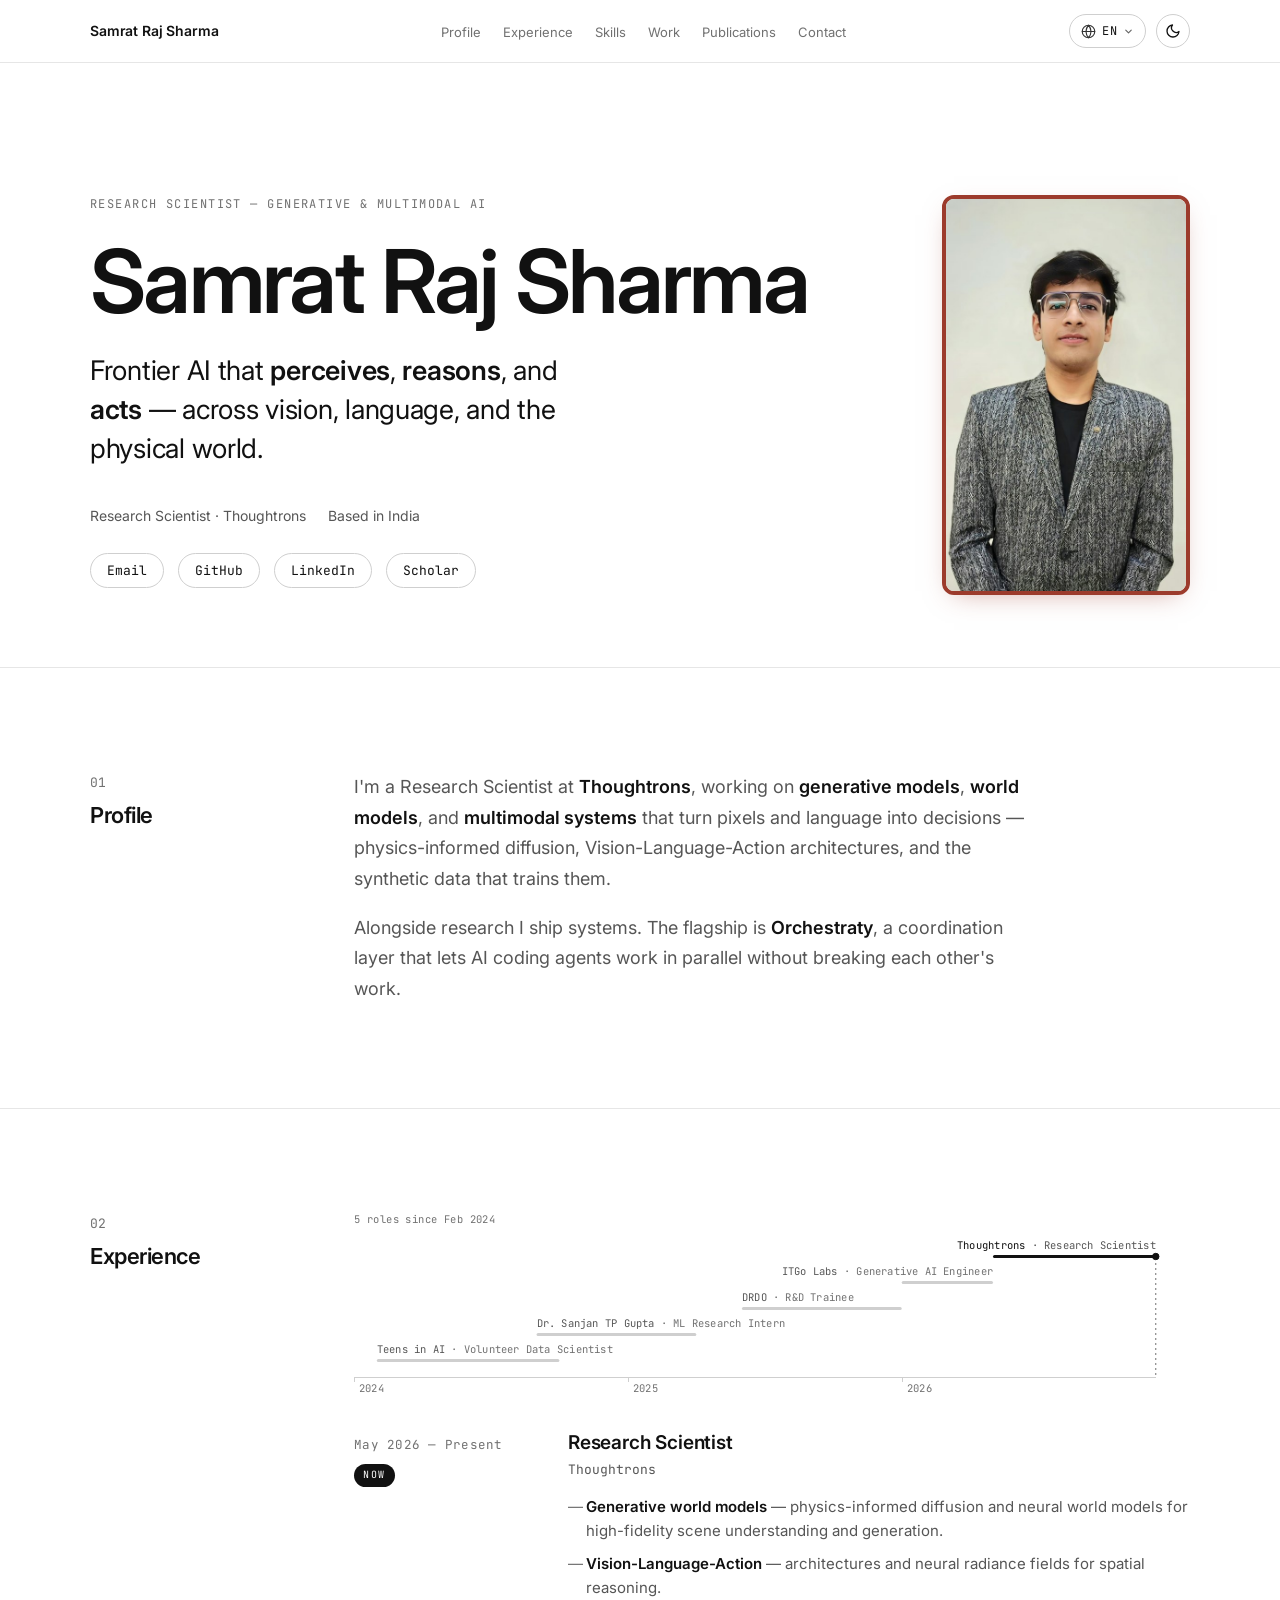
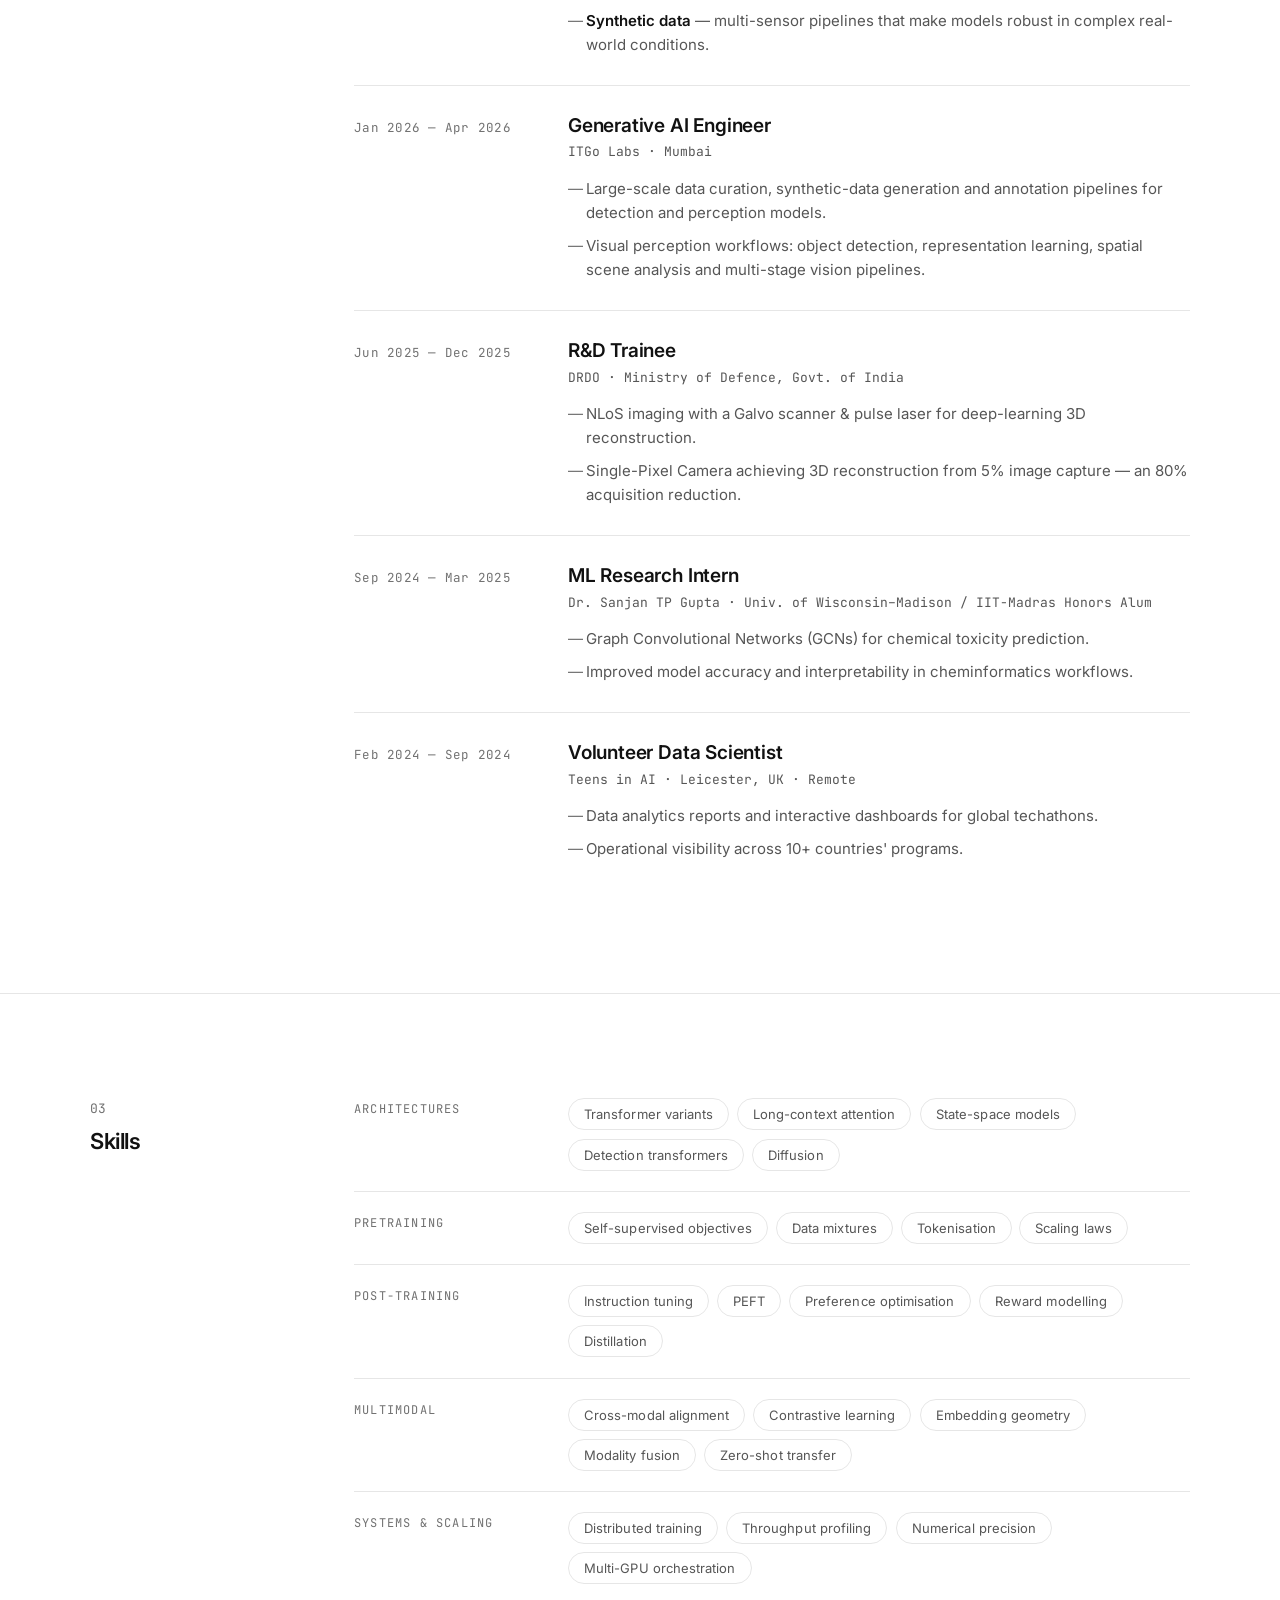
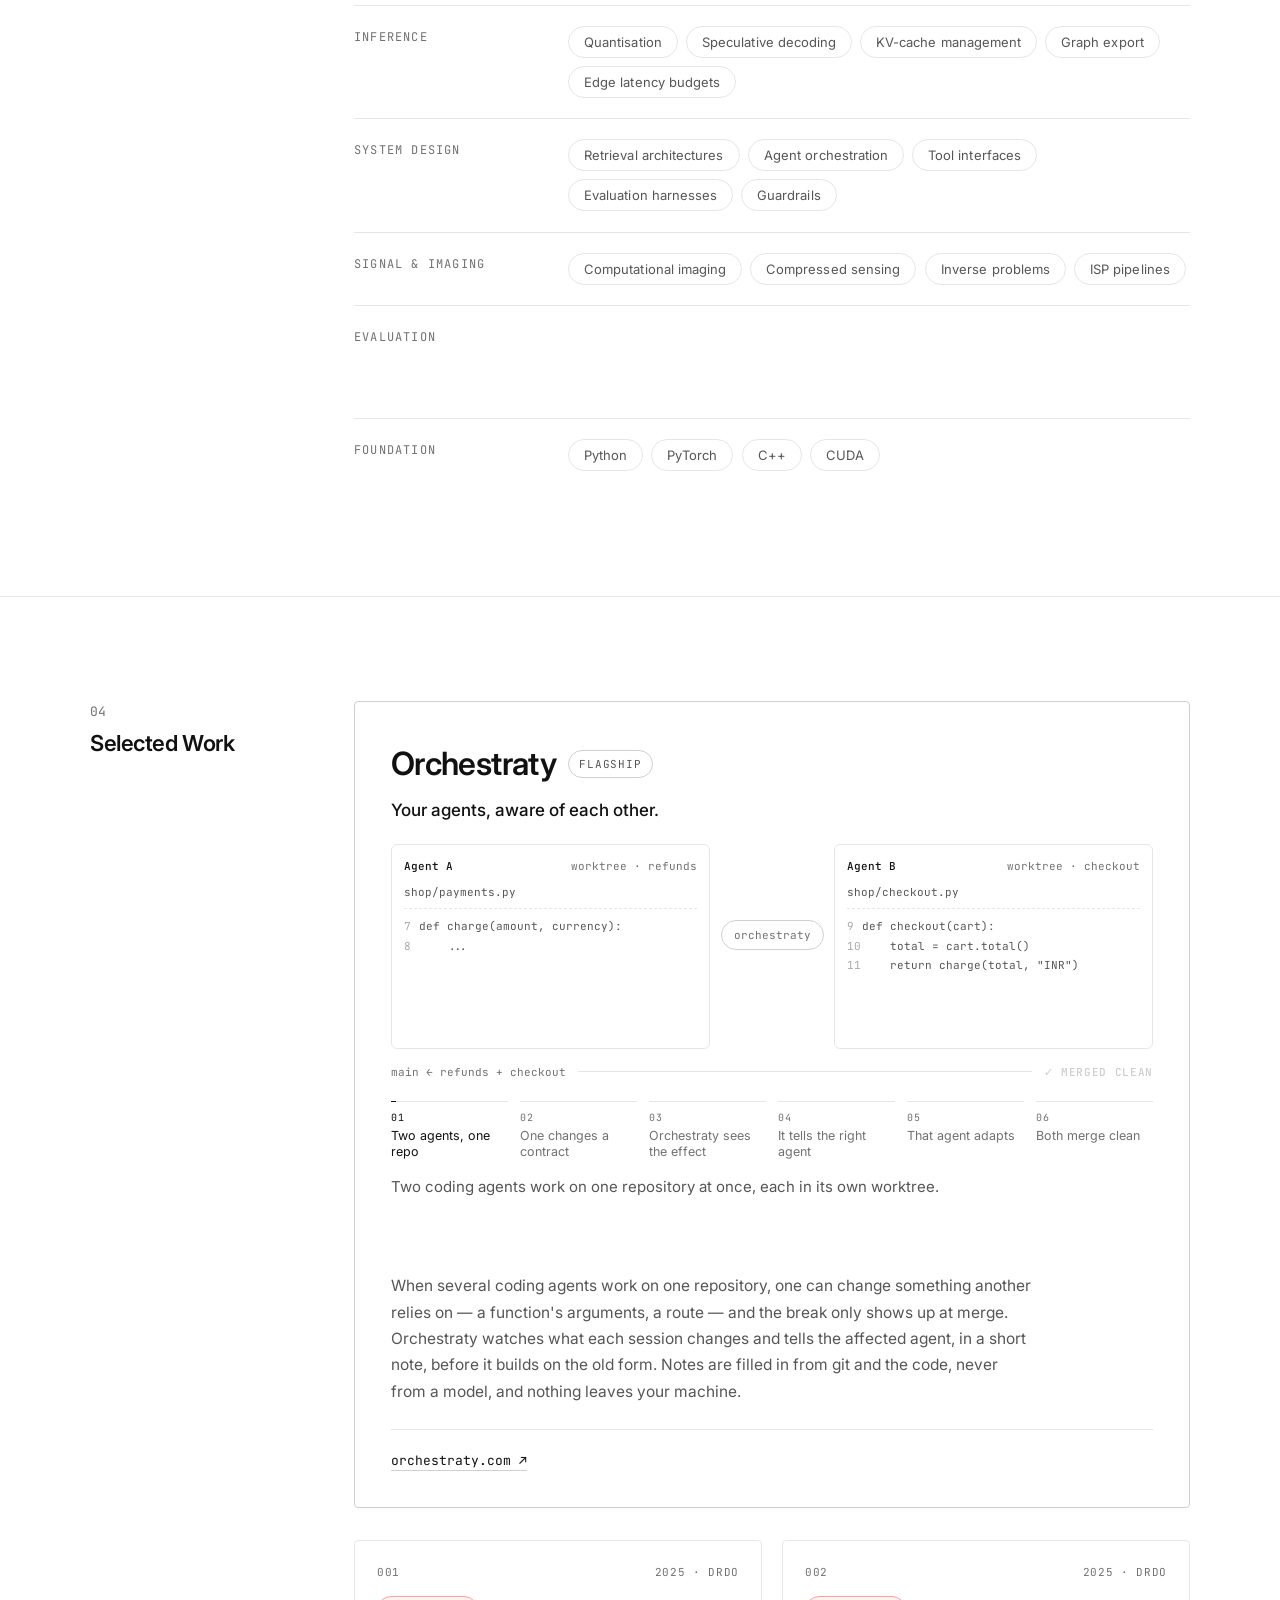
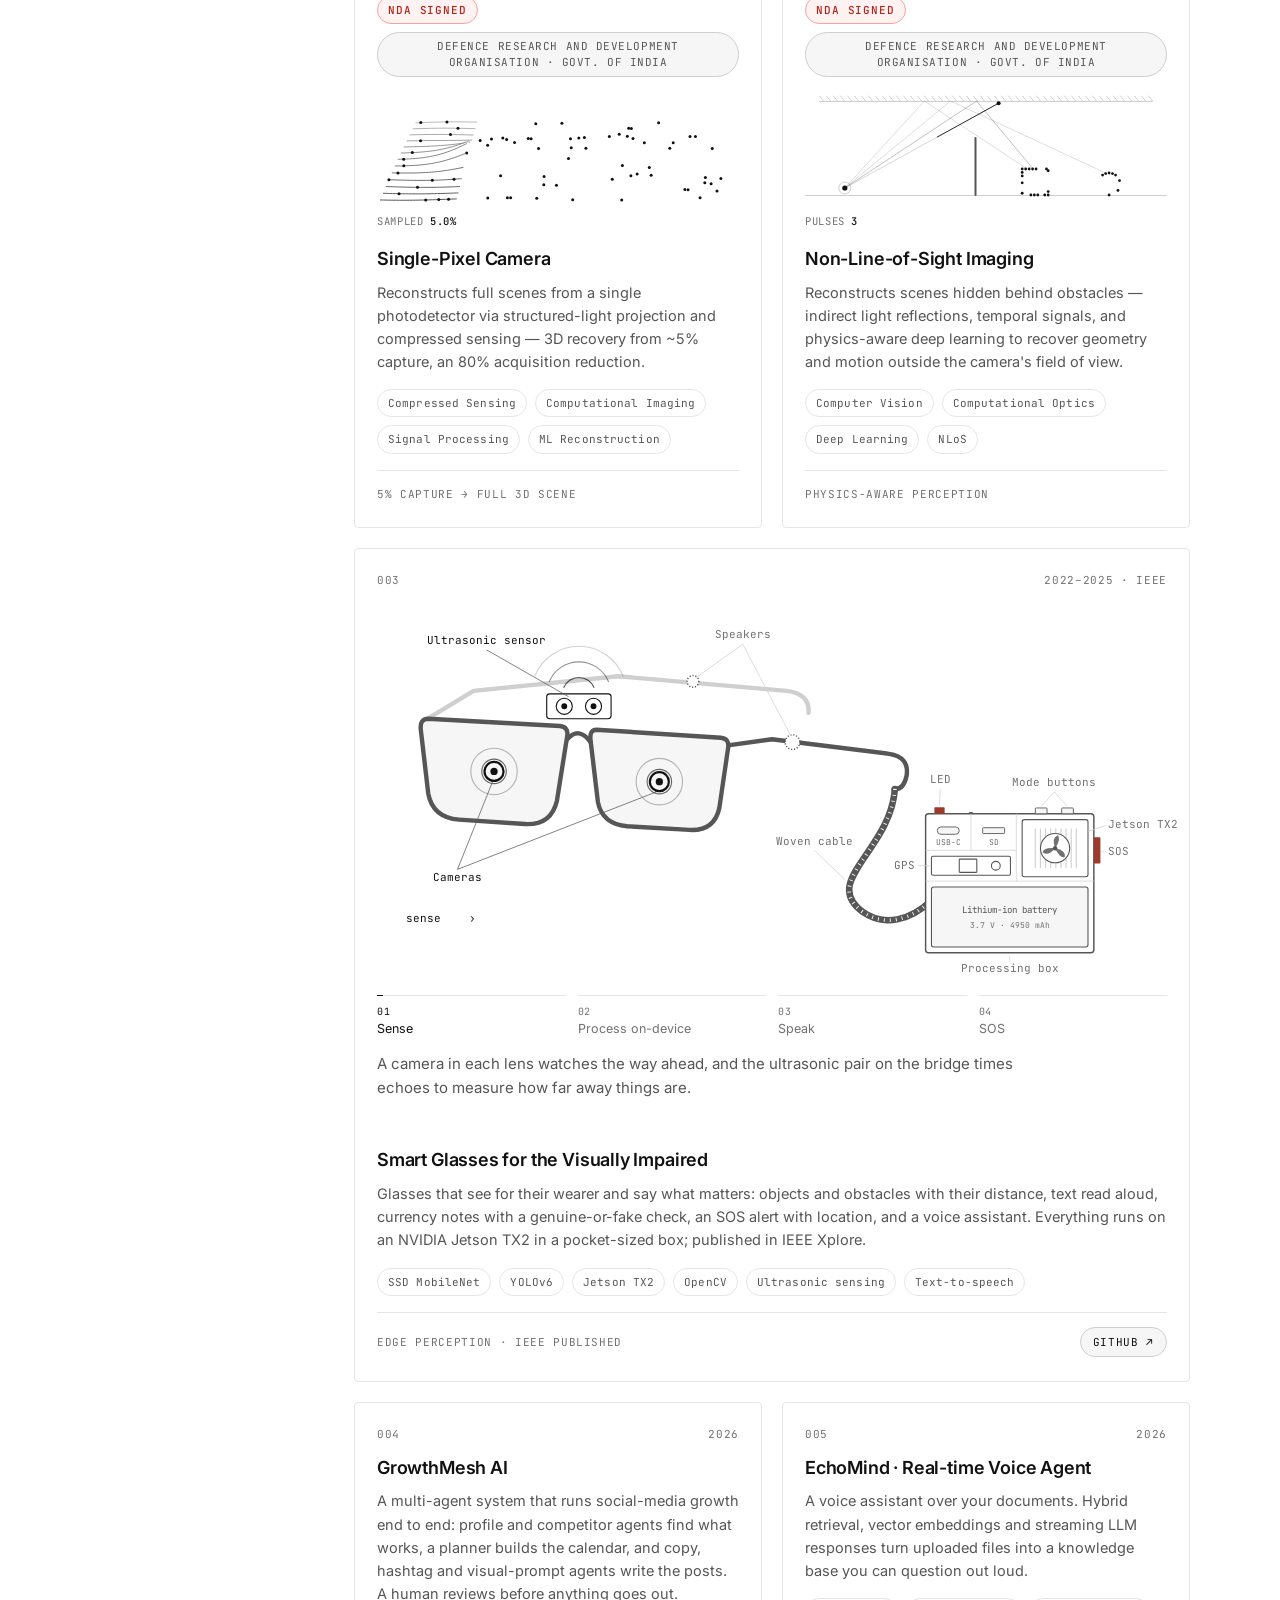
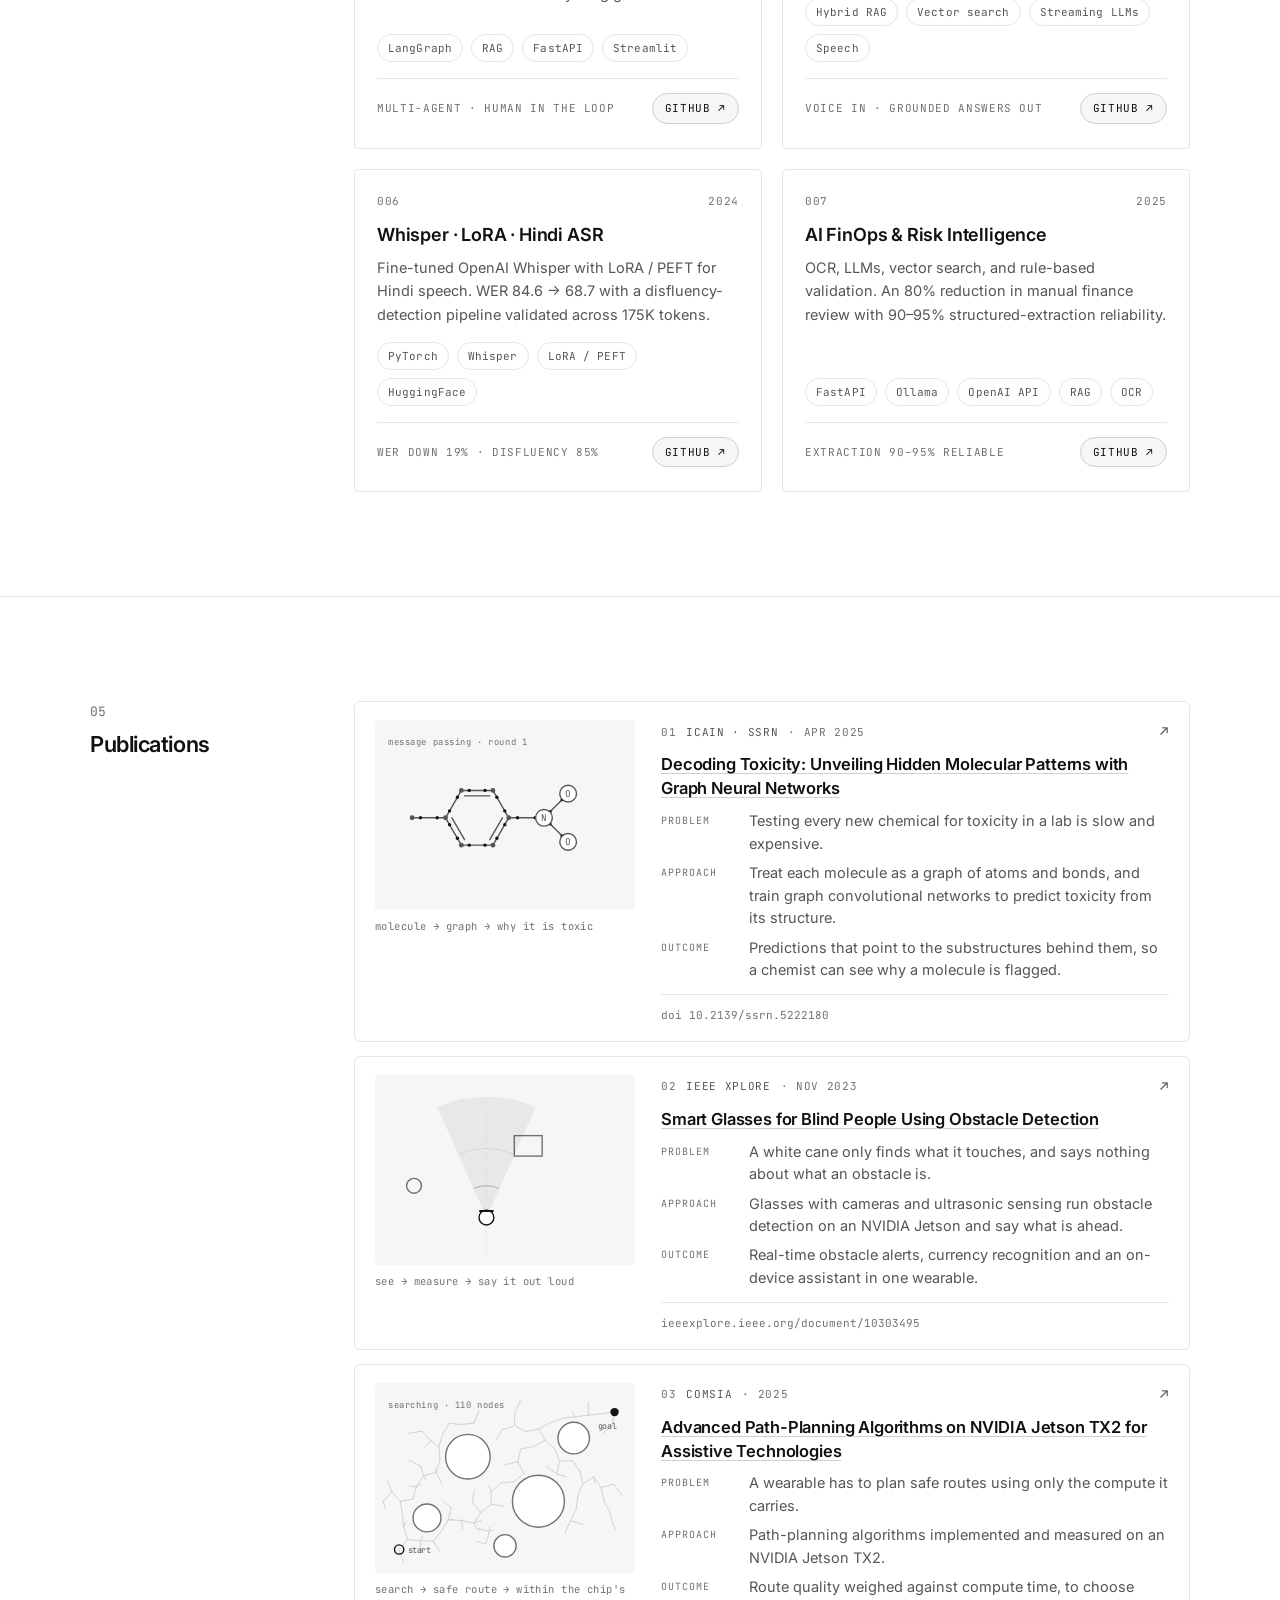
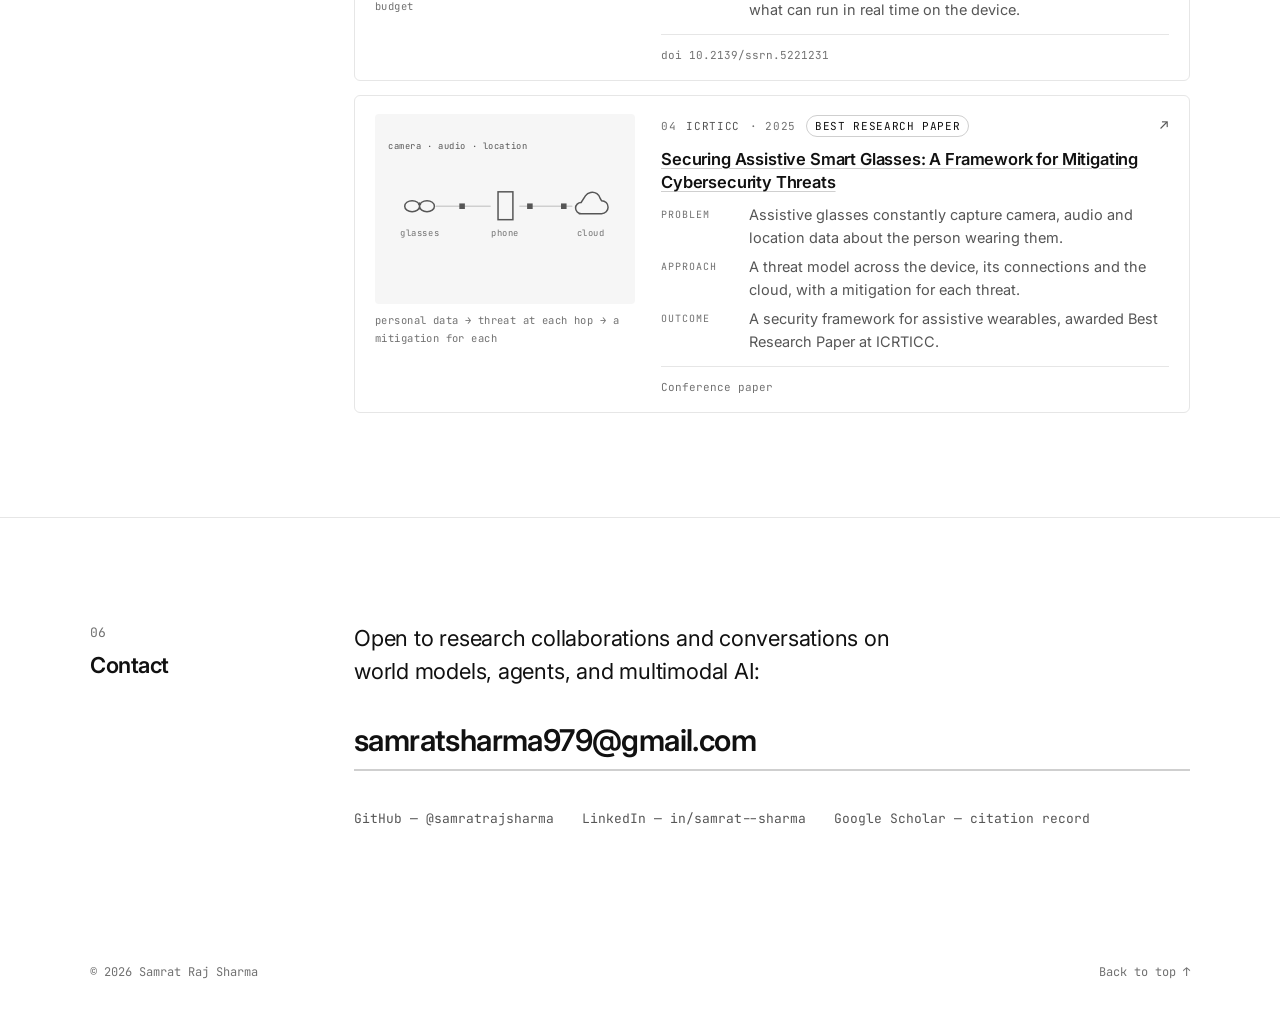
<file: index.html>
<!DOCTYPE html>
<html lang="en">
<head>
<meta charset="UTF-8" />
<meta name="viewport" content="width=device-width, initial-scale=1.0" />
<meta name="description" content="Research Scientist at Thoughtrons, building frontier AI that perceives, reasons, and acts — generative models, world models, and multimodal systems." />
<meta name="color-scheme" content="light dark" />
<meta name="theme-color" content="#ffffff" media="(prefers-color-scheme: light)" />
<meta name="theme-color" content="#0b0b0b" media="(prefers-color-scheme: dark)" />
<title>Samrat Raj Sharma — Research Scientist · Generative &amp; Multimodal AI</title>
<link rel="canonical" href="https://samratrajsharma.github.io/" />

<!-- Link previews. Absolute URLs are required: crawlers do not resolve
     relative paths, so a relative og:image silently yields no card. -->
<meta property="og:type" content="profile" />
<meta property="og:site_name" content="Samrat Raj Sharma" />
<meta property="og:url" content="https://samratrajsharma.github.io/" />
<meta property="og:title" content="Samrat Raj Sharma — Research Scientist" />
<meta property="og:description" content="Frontier AI that perceives, reasons, and acts — generative models, world models, and multimodal systems." />
<meta property="og:image" content="https://samratrajsharma.github.io/assets/og-card.jpg?v=2" />
<meta property="og:image:width" content="1200" />
<meta property="og:image:height" content="630" />
<meta property="og:image:alt" content="Samrat Raj Sharma — Research Scientist, Thoughtrons" />
<meta property="profile:first_name" content="Samrat" />
<meta property="profile:last_name" content="Sharma" />

<meta name="twitter:card" content="summary_large_image" />
<meta name="twitter:title" content="Samrat Raj Sharma — Research Scientist" />
<meta name="twitter:description" content="Frontier AI that perceives, reasons, and acts — generative models, world models, and multimodal systems." />
<meta name="twitter:image" content="https://samratrajsharma.github.io/assets/og-card.jpg?v=2" />

<!-- Structured data: lets search engines tie the name to the role, employer
     and profiles instead of reading the page as anonymous text. -->
<script type="application/ld+json">
{
  "@context": "https://schema.org",
  "@type": "Person",
  "name": "Samrat Raj Sharma",
  "givenName": "Samrat",
  "familyName": "Sharma",
  "url": "https://samratrajsharma.github.io/",
  "image": "https://samratrajsharma.github.io/assets/samrat.jpg",
  "jobTitle": "Research Scientist",
  "worksFor": { "@type": "Organization", "name": "Thoughtrons" },
  "email": "mailto:samratsharma979@gmail.com",
  "address": { "@type": "PostalAddress", "addressCountry": "IN" },
  "knowsAbout": [
    "Generative Models",
    "Diffusion Models",
    "World Models",
    "Multimodal AI",
    "Large Language Models",
    "AI Agents",
    "Computer Vision"
  ],
  "sameAs": [
    "https://github.com/samratrajsharma",
    "https://www.linkedin.com/in/samrat--sharma",
    "https://scholar.google.com/citations?user=jI6pVo0AAAAJ&hl=en"
  ]
}
</script>

<!-- Set theme before paint to avoid a flash -->
<script>
  (function () {
    try {
      var saved = localStorage.getItem('theme');
      var theme = saved || (window.matchMedia('(prefers-color-scheme: dark)').matches ? 'dark' : 'light');
      document.documentElement.setAttribute('data-theme', theme);
    } catch (e) {}
    // Opening sequence: once per visit, never with reduced motion. The class
    // hides the hero before first paint so nothing flashes before it plays.
    try {
      if (!window.matchMedia('(prefers-reduced-motion: reduce)').matches &&
          !sessionStorage.getItem('intro') && document.fonts) {
        document.documentElement.classList.add('intro');
      }
    } catch (e) {}
  })();
</script>

<link rel="preconnect" href="https://fonts.googleapis.com" />
<link rel="preconnect" href="https://fonts.gstatic.com" crossorigin />
<link href="https://fonts.googleapis.com/css2?family=Inter:wght@400;500;600;700&family=JetBrains+Mono:wght@400;500&display=swap" rel="stylesheet" />

<link rel="icon" type="image/svg+xml" href="data:image/svg+xml,%3Csvg xmlns='http://www.w3.org/2000/svg' viewBox='0 0 100 100'%3E%3Crect width='100' height='100' rx='18' fill='%23111111'/%3E%3Ctext x='50' y='70' font-family='Helvetica,Arial,sans-serif' font-size='62' font-weight='700' text-anchor='middle' fill='%23ffffff'%3ES%3C/text%3E%3C/svg%3E" />

<link rel="stylesheet" href="style.css" />
</head>
<body>

<a class="skip-link" href="#main">Skip to content</a>

<!-- ============ NAV ============ -->
<nav class="nav" aria-label="Primary">
  <div class="nav-inner">
    <a class="nav-name notranslate" translate="no" href="#top">Samrat Raj Sharma</a>

    <ul class="nav-links">
      <li><a href="#about">Profile</a></li>
      <li><a href="#experience">Experience</a></li>
      <li><a href="#skills">Skills</a></li>
      <li><a href="#work">Work</a></li>
      <li><a href="#publications">Publications</a></li>
      <li><a href="#contact">Contact</a></li>
    </ul>

    <div class="nav-controls notranslate" translate="no">
      <div class="lang-switch" id="lang-switch">
        <button class="lang-btn" id="lang-btn" type="button" aria-haspopup="listbox" aria-expanded="false" aria-label="Choose language">
          <svg class="lang-globe" viewBox="0 0 24 24" width="15" height="15" fill="none" stroke="currentColor" stroke-width="1.8" stroke-linecap="round" stroke-linejoin="round" aria-hidden="true">
            <circle cx="12" cy="12" r="10"></circle>
            <line x1="2" y1="12" x2="22" y2="12"></line>
            <path d="M12 2a15.3 15.3 0 0 1 4 10 15.3 15.3 0 0 1-4 10 15.3 15.3 0 0 1-4-10 15.3 15.3 0 0 1 4-10z"></path>
          </svg>
          <span class="lang-code" id="lang-code">EN</span>
          <svg class="lang-caret" viewBox="0 0 24 24" width="11" height="11" fill="none" stroke="currentColor" stroke-width="2.4" stroke-linecap="round" stroke-linejoin="round" aria-hidden="true">
            <path d="M6 9l6 6 6-6"></path>
          </svg>
        </button>
        <ul class="lang-menu" id="lang-menu" role="listbox" aria-label="Language">
          <li class="lang-option is-current" role="option" data-lang="en" tabindex="0"><span class="lang-name">English</span><span class="lang-tag">EN</span></li>
          <li class="lang-option" role="option" data-lang="de" tabindex="0"><span class="lang-name">Deutsch</span><span class="lang-tag">DE</span></li>
          <li class="lang-option" role="option" data-lang="fr" tabindex="0"><span class="lang-name">Français</span><span class="lang-tag">FR</span></li>
          <li class="lang-option" role="option" data-lang="es" tabindex="0"><span class="lang-name">Español</span><span class="lang-tag">ES</span></li>
          <li class="lang-option" role="option" data-lang="hi" tabindex="0"><span class="lang-name">हिन्दी</span><span class="lang-tag">HI</span></li>
          <li class="lang-option" role="option" data-lang="ja" tabindex="0"><span class="lang-name">日本語</span><span class="lang-tag">JA</span></li>
          <li class="lang-option" role="option" data-lang="zh-CN" tabindex="0"><span class="lang-name">中文</span><span class="lang-tag">ZH</span></li>
          <li class="lang-option" role="option" data-lang="pt" tabindex="0"><span class="lang-name">Português</span><span class="lang-tag">PT</span></li>
          <li class="lang-option" role="option" data-lang="it" tabindex="0"><span class="lang-name">Italiano</span><span class="lang-tag">IT</span></li>
          <li class="lang-option" role="option" data-lang="ru" tabindex="0"><span class="lang-name">Русский</span><span class="lang-tag">RU</span></li>
          <li class="lang-option" role="option" data-lang="ko" tabindex="0"><span class="lang-name">한국어</span><span class="lang-tag">KO</span></li>
        </ul>
      </div>
      <button id="theme-toggle" class="theme-toggle" type="button" aria-label="Switch to dark theme">
        <svg class="theme-icon theme-icon-moon" viewBox="0 0 24 24" width="16" height="16" fill="none" stroke="currentColor" stroke-width="2" stroke-linecap="round" stroke-linejoin="round" aria-hidden="true">
          <path d="M21 12.79A9 9 0 1 1 11.21 3 7 7 0 0 0 21 12.79z"></path>
        </svg>
        <svg class="theme-icon theme-icon-sun" viewBox="0 0 24 24" width="16" height="16" fill="none" stroke="currentColor" stroke-width="2" stroke-linecap="round" stroke-linejoin="round" aria-hidden="true">
          <circle cx="12" cy="12" r="4"></circle>
          <path d="M12 2v2M12 20v2M4.93 4.93l1.41 1.41M17.66 17.66l1.41 1.41M2 12h2M20 12h2M6.34 17.66l-1.41 1.41M19.07 4.93l-1.41 1.41"></path>
        </svg>
      </button>
    </div>
  </div>
</nav>

<main id="main">

  <!-- ============ HERO ============ -->
  <header class="hero" id="top">
    <div class="container">
      <div class="hero-text">
        <p class="eyebrow">Research Scientist — Generative &amp; Multimodal AI</p>
        <h1 class="hero-name notranslate" translate="no">Samrat Raj Sharma</h1>
        <p class="hero-tagline">
          Frontier AI that <em>perceives</em>, <em>reasons</em>, and
          <em>acts</em> — across vision, language, and the physical world.
        </p>
        <ul class="hero-meta">
          <li>Research Scientist · Thoughtrons</li>
          <li>Based in India</li>
        </ul>
        <ul class="hero-links">
          <li><a href="mailto:samratsharma979@gmail.com">Email</a></li>
          <li><a href="https://github.com/samratrajsharma" target="_blank" rel="noopener">GitHub</a></li>
          <li><a href="https://www.linkedin.com/in/samrat--sharma" target="_blank" rel="noopener">LinkedIn</a></li>
          <li><a href="https://scholar.google.com/citations?user=jI6pVo0AAAAJ&amp;hl=en" target="_blank" rel="noopener">Scholar</a></li>
        </ul>
      </div>

      <div class="hero-portrait">
        <img
          src="assets/samrat.jpg"
          alt="Samrat Raj Sharma"
          width="520"
          height="850"
          loading="eager"
          decoding="async"
        />
      </div>
    </div>
  </header>

  <!-- ============ PROFILE ============ -->
  <section class="section" id="about" aria-labelledby="about-title">
    <div class="container">
      <div class="section-head">
        <span class="section-num">01</span>
        <h2 class="section-title" id="about-title">Profile</h2>
      </div>

      <div class="prose">
        <p>
          I'm a Research Scientist at <strong>Thoughtrons</strong>, working on
          <strong>generative models</strong>, <strong>world models</strong>, and
          <strong>multimodal systems</strong> that turn pixels and language into
          decisions — physics-informed diffusion, Vision-Language-Action
          architectures, and the synthetic data that trains them.
        </p>
        <p>
          Alongside research I ship systems. The flagship is
          <strong>Orchestraty</strong>, a coordination layer that lets AI coding
          agents work in parallel without breaking each other's work.
        </p>
      </div>
    </div>
  </section>

  <!-- ============ EXPERIENCE ============ -->
  <section class="section" id="experience" aria-labelledby="experience-title">
    <div class="container">
      <div class="section-head">
        <span class="section-num">02</span>
        <h2 class="section-title" id="experience-title">Experience</h2>
      </div>

      <!-- Drawn by script.js from the data-from / data-to / data-label
           attributes on each entry below, so the list stays the single source
           of truth. Hidden until drawn. -->
      <figure class="career-graph" aria-hidden="true"></figure>

      <ol class="timeline">
        <li class="entry" data-from="2026-05" data-label="Thoughtrons" data-role="Research Scientist">
          <div class="entry-when">
            <span class="entry-date">May 2026 — Present</span>
            <span class="entry-now">Now</span>
          </div>
          <div class="entry-body">
            <h3 class="entry-role">Research Scientist</h3>
            <p class="entry-org">Thoughtrons</p>
            <ul class="entry-points">
              <li><strong>Generative world models</strong> — physics-informed diffusion and neural world models for high-fidelity scene understanding and generation.</li>
              <li><strong>Vision-Language-Action</strong> — architectures and neural radiance fields for spatial reasoning.</li>
              <li><strong>Synthetic data</strong> — multi-sensor pipelines that make models robust in complex real-world conditions.</li>
            </ul>
          </div>
        </li>

        <li class="entry" data-from="2026-01" data-to="2026-04" data-label="ITGo Labs" data-role="Generative AI Engineer">
          <div class="entry-when">
            <span class="entry-date">Jan 2026 — Apr 2026</span>
          </div>
          <div class="entry-body">
            <h3 class="entry-role">Generative AI Engineer</h3>
            <p class="entry-org">ITGo Labs · Mumbai</p>
            <ul class="entry-points">
              <li>Large-scale data curation, synthetic-data generation and annotation pipelines for detection and perception models.</li>
              <li>Visual perception workflows: object detection, representation learning, spatial scene analysis and multi-stage vision pipelines.</li>
            </ul>
          </div>
        </li>

        <li class="entry" data-from="2025-06" data-to="2025-12" data-label="DRDO" data-role="R&amp;D Trainee">
          <div class="entry-when">
            <span class="entry-date">Jun 2025 — Dec 2025</span>
          </div>
          <div class="entry-body">
            <h3 class="entry-role">R&amp;D Trainee</h3>
            <p class="entry-org">DRDO · Ministry of Defence, Govt. of India</p>
            <ul class="entry-points">
              <li>NLoS imaging with a Galvo scanner &amp; pulse laser for deep-learning 3D reconstruction.</li>
              <li>Single-Pixel Camera achieving 3D reconstruction from 5% image capture — an 80% acquisition reduction.</li>
            </ul>
          </div>
        </li>

        <li class="entry" data-from="2024-09" data-to="2025-03" data-label="Dr. Sanjan TP Gupta" data-role="ML Research Intern">
          <div class="entry-when">
            <span class="entry-date">Sep 2024 — Mar 2025</span>
          </div>
          <div class="entry-body">
            <h3 class="entry-role">ML Research Intern</h3>
            <p class="entry-org">Dr. Sanjan TP Gupta · Univ. of Wisconsin–Madison / IIT-Madras Honors Alum</p>
            <ul class="entry-points">
              <li>Graph Convolutional Networks (GCNs) for chemical toxicity prediction.</li>
              <li>Improved model accuracy and interpretability in cheminformatics workflows.</li>
            </ul>
          </div>
        </li>

        <li class="entry" data-from="2024-02" data-to="2024-09" data-label="Teens in AI" data-role="Volunteer Data Scientist">
          <div class="entry-when">
            <span class="entry-date">Feb 2024 — Sep 2024</span>
          </div>
          <div class="entry-body">
            <h3 class="entry-role">Volunteer Data Scientist</h3>
            <p class="entry-org">Teens in AI · Leicester, UK · Remote</p>
            <ul class="entry-points">
              <li>Data analytics reports and interactive dashboards for global techathons.</li>
              <li>Operational visibility across 10+ countries' programs.</li>
            </ul>
          </div>
        </li>
      </ol>
    </div>
  </section>

  <!-- ============ SKILLS ============ -->
  <section class="section" id="skills" aria-labelledby="skills-title">
    <div class="container">
      <div class="section-head">
        <span class="section-num">03</span>
        <h2 class="section-title" id="skills-title">Skills</h2>
      </div>

      <dl class="skills">
        <div class="skill-group">
          <dt>Architectures</dt>
          <dd>
            <ul class="chips">
              <li class="chip">Transformer variants</li>
              <li class="chip">Long-context attention</li>
              <li class="chip">State-space models</li>
              <li class="chip">Detection transformers</li>
              <li class="chip">Diffusion</li>
            </ul>
          </dd>
        </div>
        <div class="skill-group">
          <dt>Pretraining</dt>
          <dd>
            <ul class="chips">
              <li class="chip">Self-supervised objectives</li>
              <li class="chip">Data mixtures</li>
              <li class="chip">Tokenisation</li>
              <li class="chip">Scaling laws</li>
            </ul>
          </dd>
        </div>
        <div class="skill-group">
          <dt>Post-training</dt>
          <dd>
            <ul class="chips">
              <li class="chip">Instruction tuning</li>
              <li class="chip">PEFT</li>
              <li class="chip">Preference optimisation</li>
              <li class="chip">Reward modelling</li>
              <li class="chip">Distillation</li>
            </ul>
          </dd>
        </div>
        <div class="skill-group">
          <dt>Multimodal</dt>
          <dd>
            <ul class="chips">
              <li class="chip">Cross-modal alignment</li>
              <li class="chip">Contrastive learning</li>
              <li class="chip">Embedding geometry</li>
              <li class="chip">Modality fusion</li>
              <li class="chip">Zero-shot transfer</li>
            </ul>
          </dd>
        </div>
        <div class="skill-group">
          <dt>Systems &amp; Scaling</dt>
          <dd>
            <ul class="chips">
              <li class="chip">Distributed training</li>
              <li class="chip">Throughput profiling</li>
              <li class="chip">Numerical precision</li>
              <li class="chip">Multi-GPU orchestration</li>
            </ul>
          </dd>
        </div>
        <div class="skill-group">
          <dt>Inference</dt>
          <dd>
            <ul class="chips">
              <li class="chip">Quantisation</li>
              <li class="chip">Speculative decoding</li>
              <li class="chip">KV-cache management</li>
              <li class="chip">Graph export</li>
              <li class="chip">Edge latency budgets</li>
            </ul>
          </dd>
        </div>
        <div class="skill-group">
          <dt>System Design</dt>
          <dd>
            <ul class="chips">
              <li class="chip">Retrieval architectures</li>
              <li class="chip">Agent orchestration</li>
              <li class="chip">Tool interfaces</li>
              <li class="chip">Evaluation harnesses</li>
              <li class="chip">Guardrails</li>
            </ul>
          </dd>
        </div>
        <div class="skill-group">
          <dt>Signal &amp; Imaging</dt>
          <dd>
            <ul class="chips">
              <li class="chip">Computational imaging</li>
              <li class="chip">Compressed sensing</li>
              <li class="chip">Inverse problems</li>
              <li class="chip">ISP pipelines</li>
            </ul>
          </dd>
        </div>
        <div class="skill-group">
          <dt>Evaluation</dt>
          <dd>
            <ul class="chips">
              <li class="chip">Ablation design</li>
              <li class="chip">Shortcut diagnosis</li>
              <li class="chip">Domain adaptation</li>
              <li class="chip">Long-tail regimes</li>
              <li class="chip">Data provenance</li>
              <li class="chip">Reproducibility</li>
            </ul>
          </dd>
        </div>
        <div class="skill-group">
          <dt>Foundation</dt>
          <dd>
            <ul class="chips">
              <li class="chip">Python</li>
              <li class="chip">PyTorch</li>
              <li class="chip">C++</li>
              <li class="chip">CUDA</li>
            </ul>
          </dd>
        </div>
      </dl>
    </div>
  </section>

  <!-- ============ WORK ============ -->
  <section class="section" id="work" aria-labelledby="work-title">
    <div class="container">
      <div class="section-head">
        <span class="section-num">04</span>
        <h2 class="section-title" id="work-title">Selected Work</h2>
      </div>

      <!-- Flagship -->
      <article class="flagship">
        <div class="flagship-head">
          <h3 class="flagship-title">Orchestraty</h3>
          <span class="badge">Flagship</span>
        </div>
        <p class="flagship-sub">Your agents, aware of each other.</p>

        <!-- Explainer: the whole loop in six steps, with real code. Two
             agent sessions edit one repository; one changes a function the
             other calls; Orchestraty tells the second agent before its next
             edit; it adapts; both merge clean. script.js steps through it
             (click a step to jump, hover to pause). -->
        <figure class="explainer orch-x" data-ex="orch" aria-label="How Orchestraty works, in six steps">
          <div class="ox-stage notranslate" translate="no">
            <div class="ox-pane ox-a">
              <div class="ox-head"><b>Agent A</b><span>worktree · refunds</span></div>
              <div class="ox-file">shop/payments.py</div>
              <pre class="ox-code"><span class="ln">7</span><span class="ox-line ox-sig">def charge(amount, <span class="ox-ins">*, </span>currency):</span>
<span class="ln">8</span>    ...</pre>
              <span class="ox-tag ox-tag-a">changed the contract</span>
            </div>

            <div class="ox-hub" aria-hidden="true">
              <span class="ox-wire ox-wire-in"><i></i></span>
              <span class="ox-core">orchestraty</span>
              <span class="ox-wire ox-wire-out"><i></i></span>
              <ul class="ox-facts">
                <li>charge(): currency now keyword-only</li>
                <li>called in checkout.py:11, session B</li>
              </ul>
            </div>

            <div class="ox-pane ox-b">
              <div class="ox-head"><b>Agent B</b><span>worktree · checkout</span></div>
              <div class="ox-file">shop/checkout.py</div>
              <p class="ox-note"><b>note</b> charge() changed in another session: currency can no longer be passed by position. Line 11 calls it; pass it by name.</p>
              <pre class="ox-code"><span class="ln">9</span>def checkout(cart):
<span class="ln">10</span>    total = cart.total()
<span class="ln">11</span>    <span class="ox-line ox-call">return charge(total, <span class="ox-old">"INR"</span><span class="ox-new">currency="INR"</span>)</span></pre>
              <span class="ox-tag ox-tag-b">adapted</span>
            </div>
          </div>

          <div class="ox-merge notranslate" translate="no">
            <span class="ox-merge-line"></span>
            <span>main ← refunds + checkout</span>
            <b>merged clean</b>
          </div>

          <ol class="ex-steps">
            <li><button type="button">Two agents, one repo</button></li>
            <li><button type="button">One changes a contract</button></li>
            <li><button type="button">Orchestraty sees the effect</button></li>
            <li><button type="button">It tells the right agent</button></li>
            <li><button type="button">That agent adapts</button></li>
            <li><button type="button">Both merge clean</button></li>
          </ol>
          <p class="ex-say" aria-live="polite">
            <span data-say>Two coding agents work on one repository at once, each in its own worktree.</span>
            <span data-say>Agent A makes <code>currency</code> keyword-only in <code>charge()</code>. Its own tests pass, so on its own branch nothing looks wrong: the break would only show up at merge.</span>
            <span data-say>Orchestraty sees the edit, works out what it affects, and finds that <code>checkout.py</code>, in Agent B's session, still calls <code>charge()</code> the old way.</span>
            <span data-say>Before Agent B's next edit of that file, Orchestraty hands it a short note built from facts in git and the code. No model, no guessing, nothing leaves the machine.</span>
            <span data-say>Agent B passes <code>currency</code> by name, which works with both versions of <code>charge()</code>.</span>
            <span data-say>Both branches merge cleanly. The break never happened, and you were not interrupted.</span>
          </p>
        </figure>

        <p class="flagship-desc">
          When several coding agents work on one repository, one can change
          something another relies on — a function's arguments, a route — and
          the break only shows up at merge. Orchestraty watches what each
          session changes and tells the affected agent, in a short note,
          before it builds on the old form. Notes are filled in from git and
          the code, never from a model, and nothing leaves your machine.
        </p>
        <p class="flagship-foot">
          <a href="https://orchestraty.com" target="_blank" rel="noopener">orchestraty.com&nbsp;↗</a>
        </p>
      </article>

      <!-- Supporting projects -->
      <ol class="projects">
        <li class="project">
          <div class="project-top">
            <span class="project-num">001</span>
            <span class="project-year">2025 · DRDO</span>
          </div>
          <p class="badge-row">
            <span class="badge badge-nda">NDA Signed</span>
            <span class="badge badge-org">Defence Research and Development Organisation · Govt. of India</span>
          </p>

          <!-- Live drawing: 5% of the surface is sampled, then the full scene
               is reconstructed through those samples. Drawn by script.js. -->
          <figure class="viz viz-spc" aria-hidden="true">
            <canvas></canvas>
            <figcaption class="viz-caption notranslate" translate="no">
              <span>sampled <b data-v="pct">0.0%</b></span>
              <span class="viz-then">→ full 3D scene</span>
            </figcaption>
          </figure>

          <h3 class="project-title">Single-Pixel Camera</h3>
          <p class="project-desc">
            Reconstructs full scenes from a single photodetector via
            structured-light projection and compressed sensing — 3D recovery
            from ~5% capture, an 80% acquisition reduction.
          </p>
          <ul class="tags tags-sm">
            <li>Compressed Sensing</li><li>Computational Imaging</li><li>Signal Processing</li><li>ML Reconstruction</li>
          </ul>
          <p class="project-note">5% capture → full 3D scene</p>
        </li>

        <li class="project">
          <div class="project-top">
            <span class="project-num">002</span>
            <span class="project-year">2025 · DRDO</span>
          </div>
          <p class="badge-row">
            <span class="badge badge-nda">NDA Signed</span>
            <span class="badge badge-org">Defence Research and Development Organisation · Govt. of India</span>
          </p>

          <!-- Live drawing: laser pulses bounce off a visible wall, reach the
               scene hidden behind the corner, and return; each pulse adds to
               the reconstruction. Drawn by script.js. -->
          <figure class="viz viz-nlos" aria-hidden="true">
            <canvas></canvas>
            <figcaption class="viz-caption notranslate" translate="no">
              <span>pulses <b data-v="pulses">0</b></span>
              <span class="viz-then">→ hidden scene recovered</span>
            </figcaption>
          </figure>

          <h3 class="project-title">Non-Line-of-Sight Imaging</h3>
          <p class="project-desc">
            Reconstructs scenes hidden behind obstacles — indirect light
            reflections, temporal signals, and physics-aware deep learning to
            recover geometry and motion outside the camera's field of view.
          </p>
          <ul class="tags tags-sm">
            <li>Computer Vision</li><li>Computational Optics</li><li>Deep Learning</li><li>NLoS</li>
          </ul>
          <p class="project-note">Physics-aware perception</p>
        </li>

        <li class="project project-wide">
          <div class="project-top">
            <span class="project-num">003</span>
            <span class="project-year">2022–2025 · IEEE</span>
          </div>

          <!-- Explainer: the hardware, redrawn from the project's own diagram
               and brought to life in four steps (sense, process, speak, SOS).
               Hover any part or label for what it does. script.js runs it. -->
          <figure class="explainer glasses-x" data-ex="glasses" aria-label="How the smart glasses work, in four steps">
            <svg class="gx" viewBox="0 0 1080 500" aria-hidden="true" focusable="false">
              <path class="gx-far" d="M66 152 L132 112 L330 92 L560 112 Q592 116 590 142"/>
              <g data-part="speakers"><circle class="gx-spk" cx="432" cy="99" r="8"/></g>
              <path class="gx-glass" d="M70 150 L250 160 Q262 161 260 174 L246 262 Q238 296 202 294 L112 288 Q76 285 70 252 L60 166 Q58 150 70 150 Z"/>
              <path class="gx-glass" d="M300 165 L470 176 Q482 177 480 190 L468 272 Q461 304 427 302 L342 297 Q308 294 302 264 L292 180 Q290 165 300 165 Z"/>
              <path class="gx-frame" d="M70 150 L250 160 Q262 161 260 174 L246 262 Q238 296 202 294 L112 288 Q76 285 70 252 L60 166 Q58 150 70 150 Z"/>
              <path class="gx-frame" d="M300 165 L470 176 Q482 177 480 190 L468 272 Q461 304 427 302 L342 297 Q308 294 302 264 L292 180 Q290 165 300 165 Z"/>
              <path class="gx-frame" d="M260 178 Q276 160 292 182"/>
              <path class="gx-frame" d="M482 186 L540 178 L700 198 Q728 202 724 228 Q720 248 706 246"/>
              <g data-part="speakers"><circle class="gx-spk" cx="568" cy="182" r="10"/></g>
              <g data-part="ultrasonic">
                <rect class="gx-unit" x="232" y="116" width="88" height="34" rx="4"/>
                <circle class="gx-soft" cx="256" cy="133" r="11"/><circle class="gx-dot" cx="256" cy="133" r="4"/>
                <circle class="gx-soft" cx="296" cy="133" r="11"/><circle class="gx-dot" cx="296" cy="133" r="4"/>
              </g>
              <g data-part="cameras">
                <circle class="gx-ring" cx="160" cy="222" r="13"/><circle class="gx-dot" cx="160" cy="222" r="5"/>
                <circle class="gx-ring" cx="386" cy="236" r="13"/><circle class="gx-dot" cx="386" cy="236" r="5"/>
              </g>
              <g data-part="cable">
                <path class="gx-cable" d="M708 246 C 702 330, 606 372, 664 414 C 724 456, 804 376, 812 282"/>
                <path class="gx-weave" d="M708 246 C 702 330, 606 372, 664 414 C 724 456, 804 376, 812 282"/>
              </g>

              <g data-part="box"><rect class="gx-box" x="750" y="280" width="230" height="190" rx="4"/></g>
              <g data-part="typec">
                <path class="gx-cell" d="M812 280 V330 M750 330 H874"/>
                <rect class="gx-slot" x="766" y="298" width="30" height="10" rx="5"/>
                <text class="gx-cap" x="781" y="322">USB-C</text>
              </g>
              <g data-part="sd">
                <path class="gx-cell" d="M874 280 V372"/>
                <rect class="gx-slot" x="828" y="299" width="30" height="8" rx="1"/>
                <text class="gx-cap" x="843" y="322">SD</text>
              </g>
              <g data-part="jetson">
                <rect class="gx-unit" x="882" y="288" width="90" height="78" rx="3"/>
                <g class="gx-fins"><line x1="900" y1="300" x2="900" y2="354"/><line x1="907" y1="300" x2="907" y2="354"/><line x1="914" y1="300" x2="914" y2="354"/><line x1="921" y1="300" x2="921" y2="354"/><line x1="928" y1="300" x2="928" y2="354"/><line x1="935" y1="300" x2="935" y2="354"/><line x1="942" y1="300" x2="942" y2="354"/><line x1="949" y1="300" x2="949" y2="354"/><line x1="956" y1="300" x2="956" y2="354"/></g>
                <circle class="gx-fanbg" cx="927" cy="327" r="20"/>
                <g class="gx-fan">
                  <path d="M927 327 Q933 313 927 309 Q919 314 927 327 Z"/>
                  <path d="M927 327 Q933 313 927 309 Q919 314 927 327 Z" transform="rotate(120 927 327)"/>
                  <path d="M927 327 Q933 313 927 309 Q919 314 927 327 Z" transform="rotate(240 927 327)"/>
                </g>
                <circle class="gx-dot" cx="927" cy="327" r="3"/>
              </g>
              <g data-part="gps">
                <rect class="gx-unit" x="758" y="338" width="108" height="26" rx="2"/>
                <rect class="gx-soft" x="796" y="342" width="24" height="18" rx="1"/>
                <circle class="gx-soft" cx="846" cy="351" r="6"/>
              </g>
              <g data-part="battery">
                <path class="gx-cell" d="M750 372 H980"/>
                <rect class="gx-batt" x="758" y="380" width="214" height="82" rx="3"/>
                <text class="gx-cap gx-batt-t" x="865" y="416">Lithium-ion battery</text>
                <text class="gx-cap" x="865" y="436">3.7 V · 4950 mAh</text>
              </g>
              <g data-part="led"><rect class="gx-accent" x="762" y="271" width="14" height="9" rx="1"/></g>
              <g data-part="buttons">
                <rect class="gx-btn" x="900" y="272" width="16" height="8" rx="1"/>
                <rect class="gx-btn" x="936" y="272" width="16" height="8" rx="1"/>
              </g>
              <g data-part="sos"><rect class="gx-accent" x="980" y="312" width="9" height="36" rx="1"/></g>

              <g class="gx-fx"></g>

              <g class="gx-labels">
                <g class="gx-l" data-part="ultrasonic"><path class="gx-lead" d="M150 56 L262 120"/><text x="150" y="48" text-anchor="middle">Ultrasonic sensor</text></g>
                <g class="gx-l" data-part="speakers"><path class="gx-lead" d="M500 48 L436 94 M500 48 L566 174"/><text x="500" y="40" text-anchor="middle">Speakers</text></g>
                <g class="gx-l" data-part="cameras"><path class="gx-lead" d="M110 356 L158 236 M110 356 L382 250"/><text x="110" y="372" text-anchor="middle">Cameras</text></g>
                <g class="gx-l" data-part="cable"><path class="gx-lead" d="M598 330 L640 370"/><text x="598" y="322" text-anchor="middle">Woven cable</text></g>
                <g class="gx-l" data-part="led"><path class="gx-lead" d="M770 246 L769 268"/><text x="770" y="238" text-anchor="middle">LED</text></g>
                <g class="gx-l" data-part="buttons"><path class="gx-lead" d="M926 250 L908 270 M926 250 L944 270"/><text x="926" y="242" text-anchor="middle">Mode buttons</text></g>
                <g class="gx-l" data-part="jetson"><path class="gx-lead" d="M996 296 L972 304"/><text x="1000" y="300">Jetson TX2</text></g>
                <g class="gx-l" data-part="sos"><path class="gx-lead" d="M996 332 L990 332"/><text x="1000" y="336">SOS</text></g>
                <g class="gx-l" data-part="gps"><path class="gx-lead" d="M740 351 L756 351"/><text x="736" y="355" text-anchor="end">GPS</text></g>
                <g class="gx-l" data-part="box"><path class="gx-lead" d="M865 474 L865 482"/><text x="865" y="496" text-anchor="middle">Processing box</text></g>
              </g>

              <g class="gx-out">
                <text class="gx-o" x="40" y="428"></text>
                <text class="gx-o" x="40" y="452"></text>
                <text class="gx-o" x="40" y="476"></text>
              </g>
            </svg>

            <ol class="ex-steps" style="--n: 4">
              <li><button type="button">Sense</button></li>
              <li><button type="button">Process on-device</button></li>
              <li><button type="button">Speak</button></li>
              <li><button type="button">SOS</button></li>
            </ol>
            <p class="ex-say" aria-live="polite">
              <span data-say>A camera in each lens watches the way ahead, and the ultrasonic pair on the bridge times echoes to measure how far away things are.</span>
              <span data-say>Frames travel down the woven cable to an NVIDIA Jetson TX2 in the processing box, which runs the detection models on the device itself, with no cloud.</span>
              <span data-say>The result comes back up the cable and is spoken through the speakers in the temples: what it is, how far, and which side.</span>
              <span data-say>One press of SOS on the box: the GPS fix and recent calls go to an emergency contact by email.</span>
              <span class="ex-part" data-part-say></span>
            </p>
          </figure>

          <div class="project-main">
            <h3 class="project-title">Smart Glasses for the Visually Impaired</h3>
            <p class="project-desc">
              Glasses that see for their wearer and say what matters: objects
              and obstacles with their distance, text read aloud, currency
              notes with a genuine-or-fake check, an SOS alert with location,
              and a voice assistant. Everything runs on an NVIDIA Jetson TX2
              in a pocket-sized box; published in IEEE Xplore.
            </p>
            <ul class="tags tags-sm">
              <li>SSD MobileNet</li><li>YOLOv6</li><li>Jetson TX2</li><li>OpenCV</li><li>Ultrasonic sensing</li><li>Text-to-speech</li>
            </ul>
            <div class="project-foot">
              <span class="project-note">Edge perception · IEEE published</span>
              <a class="project-link" href="https://github.com/samratrajsharma/Smart_Glasses-navigation-Education-Project" target="_blank" rel="noopener">GitHub&nbsp;↗</a>
            </div>
          </div>
        </li>

        <li class="project">
          <div class="project-top">
            <span class="project-num">004</span>
            <span class="project-year">2026</span>
          </div>
          <h3 class="project-title">GrowthMesh AI</h3>
          <p class="project-desc">
            A multi-agent system that runs social-media growth end to end:
            profile and competitor agents find what works, a planner builds the
            calendar, and copy, hashtag and visual-prompt agents write the
            posts. A human reviews before anything goes out.
          </p>
          <ul class="tags tags-sm">
            <li>LangGraph</li><li>RAG</li><li>FastAPI</li><li>Streamlit</li>
          </ul>
          <div class="project-foot">
            <span class="project-note">Multi-agent · human in the loop</span>
            <a class="project-link" href="https://github.com/samratrajsharma/GrowthMesh-AI" target="_blank" rel="noopener">GitHub&nbsp;↗</a>
          </div>
        </li>

        <li class="project">
          <div class="project-top">
            <span class="project-num">005</span>
            <span class="project-year">2026</span>
          </div>
          <h3 class="project-title">EchoMind · Real-time Voice Agent</h3>
          <p class="project-desc">
            A voice assistant over your documents. Hybrid retrieval, vector
            embeddings and streaming LLM responses turn uploaded files into a
            knowledge base you can question out loud.
          </p>
          <ul class="tags tags-sm">
            <li>Hybrid RAG</li><li>Vector search</li><li>Streaming LLMs</li><li>Speech</li>
          </ul>
          <div class="project-foot">
            <span class="project-note">Voice in · grounded answers out</span>
            <a class="project-link" href="https://github.com/samratrajsharma/EchoMind---Real-time-voice-AI-agent-with-RAG" target="_blank" rel="noopener">GitHub&nbsp;↗</a>
          </div>
        </li>

        <li class="project">
          <div class="project-top">
            <span class="project-num">006</span>
            <span class="project-year">2024</span>
          </div>
          <h3 class="project-title">Whisper · LoRA · Hindi ASR</h3>
          <p class="project-desc">
            Fine-tuned OpenAI Whisper with LoRA / PEFT for Hindi speech.
            WER 84.6 → 68.7 with a disfluency-detection pipeline validated
            across 175K tokens.
          </p>
          <ul class="tags tags-sm">
            <li>PyTorch</li><li>Whisper</li><li>LoRA / PEFT</li><li>HuggingFace</li>
          </ul>
          <div class="project-foot">
            <span class="project-note">WER down 19% · disfluency 85%</span>
            <a class="project-link" href="https://github.com/samratrajsharma/OpenAI-Whisper-Fine-Tuned-ASR-using-LoRA-PEFT" target="_blank" rel="noopener">GitHub&nbsp;↗</a>
          </div>
        </li>

        <li class="project">
          <div class="project-top">
            <span class="project-num">007</span>
            <span class="project-year">2025</span>
          </div>
          <h3 class="project-title">AI FinOps &amp; Risk Intelligence</h3>
          <p class="project-desc">
            OCR, LLMs, vector search, and rule-based validation. An 80%
            reduction in manual finance review with 90–95% structured-extraction
            reliability.
          </p>
          <ul class="tags tags-sm">
            <li>FastAPI</li><li>Ollama</li><li>OpenAI API</li><li>RAG</li><li>OCR</li>
          </ul>
          <div class="project-foot">
            <span class="project-note">Extraction 90–95% reliable</span>
            <a class="project-link" href="https://github.com/samratrajsharma/AI-Financial-Operations-and-Risk-Intelligence-Platform" target="_blank" rel="noopener">GitHub&nbsp;↗</a>
          </div>
        </li>
      </ol>
    </div>
  </section>

  <!-- ============ PUBLICATIONS ============ -->
  <section class="section" id="publications" aria-labelledby="publications-title">
    <div class="container">
      <div class="section-head">
        <span class="section-num">05</span>
        <h2 class="section-title" id="publications-title">Publications</h2>
      </div>

      <!-- Each paper explains itself: a figure that shows the idea, then the
           problem, the approach and the outcome in a line each. The figures
           are drawn by script.js, play once when seen, and replay on hover. -->
      <ol class="pubs">
        <li class="pub">
          <a href="https://dx.doi.org/10.2139/ssrn.5222180" target="_blank" rel="noopener">
            <figure class="pub-fig" data-fig="gnn" aria-hidden="true">
              <canvas></canvas>
              <figcaption class="notranslate" translate="no">molecule → graph → why it is toxic</figcaption>
            </figure>
            <div class="pub-body">
              <div class="pub-head">
                <span class="pub-venue">ICAIN · SSRN</span>
                <span class="pub-date">Apr 2025</span>
                <span class="pub-go" aria-hidden="true">↗</span>
              </div>
              <h3 class="pub-title">Decoding Toxicity: Unveiling Hidden Molecular Patterns with Graph Neural Networks</h3>
              <dl class="pub-ctx">
                <div><dt>Problem</dt><dd>Testing every new chemical for toxicity in a lab is slow and expensive.</dd></div>
                <div><dt>Approach</dt><dd>Treat each molecule as a graph of atoms and bonds, and train graph convolutional networks to predict toxicity from its structure.</dd></div>
                <div><dt>Outcome</dt><dd>Predictions that point to the substructures behind them, so a chemist can see why a molecule is flagged.</dd></div>
              </dl>
              <span class="pub-ident">doi&nbsp;10.2139/ssrn.5222180</span>
            </div>
          </a>
        </li>
        <li class="pub">
          <a href="https://ieeexplore.ieee.org/document/10303495" target="_blank" rel="noopener">
            <figure class="pub-fig" data-fig="obstacle" aria-hidden="true">
              <canvas></canvas>
              <figcaption class="notranslate" translate="no">see → measure → say it out loud</figcaption>
            </figure>
            <div class="pub-body">
              <div class="pub-head">
                <span class="pub-venue">IEEE Xplore</span>
                <span class="pub-date">Nov 2023</span>
                <span class="pub-go" aria-hidden="true">↗</span>
              </div>
              <h3 class="pub-title">Smart Glasses for Blind People Using Obstacle Detection</h3>
              <dl class="pub-ctx">
                <div><dt>Problem</dt><dd>A white cane only finds what it touches, and says nothing about what an obstacle is.</dd></div>
                <div><dt>Approach</dt><dd>Glasses with cameras and ultrasonic sensing run obstacle detection on an NVIDIA Jetson and say what is ahead.</dd></div>
                <div><dt>Outcome</dt><dd>Real-time obstacle alerts, currency recognition and an on-device assistant in one wearable.</dd></div>
              </dl>
              <span class="pub-ident">ieeexplore.ieee.org/document/10303495</span>
            </div>
          </a>
        </li>
        <li class="pub">
          <a href="https://dx.doi.org/10.2139/ssrn.5221231" target="_blank" rel="noopener">
            <figure class="pub-fig" data-fig="path" aria-hidden="true">
              <canvas></canvas>
              <figcaption class="notranslate" translate="no">search → safe route → within the chip's budget</figcaption>
            </figure>
            <div class="pub-body">
              <div class="pub-head">
                <span class="pub-venue">COMSIA</span>
                <span class="pub-date">2025</span>
                <span class="pub-go" aria-hidden="true">↗</span>
              </div>
              <h3 class="pub-title">Advanced Path-Planning Algorithms on NVIDIA Jetson TX2 for Assistive Technologies</h3>
              <dl class="pub-ctx">
                <div><dt>Problem</dt><dd>A wearable has to plan safe routes using only the compute it carries.</dd></div>
                <div><dt>Approach</dt><dd>Path-planning algorithms implemented and measured on an NVIDIA Jetson TX2.</dd></div>
                <div><dt>Outcome</dt><dd>Route quality weighed against compute time, to choose what can run in real time on the device.</dd></div>
              </dl>
              <span class="pub-ident">doi&nbsp;10.2139/ssrn.5221231</span>
            </div>
          </a>
        </li>
        <li class="pub">
          <a href="https://tinyurl.com/securingsmartglasses" target="_blank" rel="noopener">
            <figure class="pub-fig" data-fig="secure" aria-hidden="true">
              <canvas></canvas>
              <figcaption class="notranslate" translate="no">personal data → threat at each hop → a mitigation for each</figcaption>
            </figure>
            <div class="pub-body">
              <div class="pub-head">
                <span class="pub-venue">ICRTICC</span>
                <span class="pub-date">2025</span>
                <span class="pub-award">Best Research Paper</span>
                <span class="pub-go" aria-hidden="true">↗</span>
              </div>
              <h3 class="pub-title">Securing Assistive Smart Glasses: A Framework for Mitigating Cybersecurity Threats</h3>
              <dl class="pub-ctx">
                <div><dt>Problem</dt><dd>Assistive glasses constantly capture camera, audio and location data about the person wearing them.</dd></div>
                <div><dt>Approach</dt><dd>A threat model across the device, its connections and the cloud, with a mitigation for each threat.</dd></div>
                <div><dt>Outcome</dt><dd>A security framework for assistive wearables, awarded Best Research Paper at ICRTICC.</dd></div>
              </dl>
              <span class="pub-ident">Conference paper</span>
            </div>
          </a>
        </li>
      </ol>
    </div>
  </section>

  <!-- ============ CONTACT ============ -->
  <section class="section section-contact" id="contact" aria-labelledby="contact-title">
    <div class="container">
      <div class="section-head">
        <span class="section-num">06</span>
        <h2 class="section-title" id="contact-title">Contact</h2>
      </div>

      <p class="contact-lead">
        Open to research collaborations and conversations on world models,
        agents, and multimodal AI:
      </p>

      <a class="contact-email" href="mailto:samratsharma979@gmail.com">samratsharma979@gmail.com</a>

      <ul class="contact-links">
        <li><a href="https://github.com/samratrajsharma" target="_blank" rel="noopener">GitHub — @samratrajsharma</a></li>
        <li><a href="https://www.linkedin.com/in/samrat--sharma" target="_blank" rel="noopener">LinkedIn — in/samrat--sharma</a></li>
        <li><a href="https://scholar.google.com/citations?user=jI6pVo0AAAAJ&amp;hl=en" target="_blank" rel="noopener">Google Scholar — citation record</a></li>
      </ul>
    </div>
  </section>

</main>

<footer class="footer">
  <div class="container footer-inner">
    <span>© 2026 Samrat Raj Sharma</span>
    <a href="#top">Back to top ↑</a>
  </div>
</footer>

<!-- Whole-page translation engine (driven by the custom language pill) -->
<div id="google_translate_element" class="notranslate" aria-hidden="true"></div>
<script src="script.js"></script>
<script src="https://translate.google.com/translate_a/element.js?cb=googleTranslateElementInit"></script>
</body>
</html>
</file>
<file: style.css>
/* ========================================================================
   SAMRAT RAJ SHARMA — PORTFOLIO
   Minimal, content-first. Pure grayscale. Auto light/dark.
   ======================================================================== */

:root {
  color-scheme: light;
  /* Light (default) */
  --bg: #ffffff;
  --bg-subtle: #f6f6f6;
  --fg: #111111;
  --fg-muted: #565656;
  --fg-faint: #717171;
  --line: #e6e6e6;
  --line-strong: #cfcfcf;

  --font-sans: 'Inter', system-ui, -apple-system, 'Segoe UI', Roboto, Helvetica, Arial, sans-serif;
  --font-mono: 'JetBrains Mono', ui-monospace, 'SF Mono', Menlo, Consolas, monospace;

  /* Restriction notice */
  --nda-fg: #b42318;
  --nda-bg: #fef3f2;
  --nda-line: #fda29b;

  /* Portrait frame — same red family as the NDA badge so the two accents
     read as one decision rather than two unrelated reds. */
  --brick: #9c3b2c;
  --brick-glow: rgba(156, 59, 44, 0.5);

  --maxw: 880px;
  --pad: clamp(20px, 5vw, 40px);
  --section-gap: clamp(56px, 9vw, 104px);

  /* One motion language for the whole page. --ease-out settles things into
     place (entrances, chips); --ease-std moves things across (the theme
     reveal, playheads, wipes). script.js mirrors both curves. */
  --ease-out: cubic-bezier(0.22, 0.9, 0.25, 1);
  --ease-std: cubic-bezier(0.4, 0, 0.2, 1);
}

/* Dark — explicit toggle */
:root[data-theme="dark"] {
  color-scheme: dark;
  --bg: #0b0b0b;
  --bg-subtle: #151515;
  --fg: #ededed;
  --fg-muted: #a6a6a6;
  --fg-faint: #909090;
  --line: #242424;
  --line-strong: #383838;

  --nda-fg: #ff9d95;
  --nda-bg: #2a1210;
  --nda-line: #7a2820;

  --brick: #b8513c;
  --brick-glow: rgba(184, 81, 60, 0.45);
}

/* Dark — system preference, only until the user makes an explicit choice */
@media (prefers-color-scheme: dark) {
  :root:not([data-theme]) {
    color-scheme: dark;
    --bg: #0b0b0b;
    --bg-subtle: #151515;
    --fg: #ededed;
    --fg-muted: #a6a6a6;
    --fg-faint: #909090;
    --line: #242424;
    --line-strong: #383838;

    --nda-fg: #ff9d95;
    --nda-bg: #2a1210;
    --nda-line: #7a2820;

    --brick: #b8513c;
    --brick-glow: rgba(184, 81, 60, 0.45);
  }
}

* { box-sizing: border-box; margin: 0; padding: 0; }

html {
  scroll-behavior: smooth;
  scroll-padding-top: 80px;
  -webkit-text-size-adjust: 100%;
}

body {
  background: var(--bg);
  color: var(--fg);
  font-family: var(--font-sans);
  font-size: 17px;
  line-height: 1.65;
  font-weight: 400;
  -webkit-font-smoothing: antialiased;
  -moz-osx-font-smoothing: grayscale;
}

::selection { background: var(--fg); color: var(--bg); }

a { color: inherit; }

.container {
  max-width: var(--maxw);
  margin: 0 auto;
  padding-inline: var(--pad);
}

/* ============== ACCESSIBILITY ============== */

.skip-link {
  position: absolute;
  left: -9999px;
  top: 0;
  z-index: 200;
  background: var(--fg);
  color: var(--bg);
  padding: 10px 16px;
  font-size: 13px;
  text-decoration: none;
}
.skip-link:focus { left: 12px; top: 12px; }

:focus-visible {
  outline: 2px solid var(--fg);
  outline-offset: 3px;
  border-radius: 2px;
}

/* ============== NAV ============== */

.nav {
  position: sticky;
  top: 0;
  z-index: 100;
  background: var(--bg);
  border-bottom: 1px solid var(--line);
}
.nav-inner {
  max-width: var(--maxw);
  margin: 0 auto;
  padding: 14px var(--pad);
  display: flex;
  align-items: center;
  justify-content: space-between;
  gap: 16px;
}
.nav-name {
  font-size: 14px;
  font-weight: 600;
  letter-spacing: -0.01em;
  text-decoration: none;
  white-space: nowrap;
}

/* Section jump links. Hidden below 900px, where the name plus the language
   and theme controls already fill the bar. */
.nav-links {
  display: none;
  list-style: none;
  gap: 22px;
  margin-inline: auto;
}
@media (min-width: 900px) {
  .nav-links { display: flex; }
}
.nav-links a {
  position: relative;
  font-size: 13px;
  color: var(--fg-faint);
  text-decoration: none;
  padding-block: 4px;
  transition: color 0.16s ease;
}
.nav-links a:hover { color: var(--fg); }

/* Underline grows from the centre; scaleX keeps it off the layout path so
   nothing reflows as the active section changes on scroll. */
.nav-links a::after {
  content: '';
  position: absolute;
  left: 0;
  right: 0;
  bottom: 0;
  height: 1px;
  background: var(--fg);
  transform: scaleX(0);
  transition: transform 0.22s cubic-bezier(0.22, 0.9, 0.25, 1);
}
.nav-links a.is-active {
  color: var(--fg);
  font-weight: 500;
}
.nav-links a.is-active::after { transform: scaleX(1); }
.theme-toggle {
  display: inline-flex;
  align-items: center;
  justify-content: center;
  width: 34px;
  height: 34px;
  flex: 0 0 auto;
  padding: 0;
  border: 1px solid var(--line-strong);
  border-radius: 100px;
  background: var(--bg);
  color: var(--fg);
  cursor: pointer;
  transition: border-color 0.15s ease, background 0.15s ease, color 0.15s ease;
  -webkit-tap-highlight-color: transparent;
}
.theme-toggle:hover { border-color: var(--fg); background: var(--bg-subtle); }
.theme-icon { display: block; width: 16px; height: 16px; }
.theme-icon-sun { display: none; }
:root[data-theme="dark"] .theme-icon-moon { display: none; }
:root[data-theme="dark"] .theme-icon-sun { display: block; }

/* ============== LANGUAGE SWITCHER ============== */

.nav-controls {
  display: flex;
  align-items: center;
  gap: 10px;
}
.lang-switch { position: relative; }

.lang-btn {
  display: inline-flex;
  align-items: center;
  gap: 6px;
  height: 34px;
  padding: 0 11px;
  border: 1px solid var(--line-strong);
  border-radius: 100px;
  background: var(--bg);
  color: var(--fg);
  font-family: var(--font-mono);
  font-size: 12px;
  letter-spacing: 0.04em;
  cursor: pointer;
  transition: border-color 0.15s ease, background 0.15s ease;
  -webkit-tap-highlight-color: transparent;
}
.lang-btn:hover { border-color: var(--fg); background: var(--bg-subtle); }
.lang-globe { flex: 0 0 auto; opacity: 0.85; }
.lang-code { line-height: 1; }
.lang-caret { opacity: 0.65; transition: transform 0.25s ease; }
.lang-switch.open .lang-caret { transform: rotate(180deg); }

.lang-menu {
  position: absolute;
  top: calc(100% + 10px);
  right: 0;
  min-width: 188px;
  max-height: min(70vh, 480px);
  overflow-y: auto;
  overflow-x: hidden;
  overscroll-behavior: contain;
  margin: 0;
  padding: 6px;
  list-style: none;
  background: var(--bg);
  border: 1px solid var(--line-strong);
  border-radius: 14px;
  box-shadow: 0 16px 44px -14px rgba(0, 0, 0, 0.45);
  opacity: 0;
  visibility: hidden;
  transform: translateY(-8px) scale(0.97);
  transform-origin: top right;
  transition: opacity 0.2s ease, transform 0.24s cubic-bezier(0.4, 0, 0.2, 1), visibility 0.24s;
  z-index: 120;
}
.lang-switch.open .lang-menu {
  opacity: 1;
  visibility: visible;
  transform: translateY(0) scale(1);
}
.lang-option {
  display: flex;
  align-items: center;
  justify-content: space-between;
  gap: 18px;
  padding: 9px 12px;
  border-radius: 9px;
  cursor: pointer;
  opacity: 0;
  transform: translateX(7px);
  transition: background 0.15s ease, opacity 0.3s ease, transform 0.3s ease;
}
.lang-switch.open .lang-option { opacity: 1; transform: translateX(0); }
.lang-switch.open .lang-option:nth-child(1) { transition-delay: 0.03s; }
.lang-switch.open .lang-option:nth-child(2) { transition-delay: 0.07s; }
.lang-switch.open .lang-option:nth-child(3) { transition-delay: 0.11s; }
.lang-switch.open .lang-option:nth-child(4) { transition-delay: 0.15s; }
.lang-switch.open .lang-option:nth-child(5) { transition-delay: 0.19s; }
.lang-switch.open .lang-option:nth-child(6) { transition-delay: 0.23s; }
.lang-switch.open .lang-option:nth-child(7) { transition-delay: 0.27s; }
.lang-switch.open .lang-option:nth-child(8) { transition-delay: 0.31s; }
.lang-switch.open .lang-option:nth-child(9) { transition-delay: 0.35s; }
.lang-switch.open .lang-option:nth-child(10) { transition-delay: 0.39s; }
.lang-switch.open .lang-option:nth-child(11) { transition-delay: 0.43s; }
.lang-option:hover { background: var(--bg-subtle); }
.lang-option.is-current { background: var(--bg-subtle); }
.lang-name { font-size: 14px; color: var(--fg); }
.lang-tag {
  font-family: var(--font-mono);
  font-size: 10px;
  letter-spacing: 0.08em;
  color: var(--fg-faint);
}

/* Neutralize Google Translate's injected chrome */
#google_translate_element {
  position: absolute !important;
  left: -9999px !important;
  top: -9999px !important;
  width: 1px;
  height: 1px;
  overflow: hidden;
}
.goog-te-banner-frame,
.goog-te-balloon-frame,
iframe.goog-te-banner-frame,
iframe.skiptranslate { display: none !important; }
.goog-tooltip,
#goog-gt-tt { display: none !important; }
.goog-text-highlight { background: none !important; box-shadow: none !important; }
body { top: 0 !important; position: static !important; }
html.translated-ltr body,
html.translated-rtl body { top: 0 !important; }

/* ============== HERO ============== */

.hero {
  position: relative;
  padding-top: clamp(64px, 13vw, 132px);
  padding-bottom: clamp(40px, 7vw, 72px);
  border-bottom: 1px solid var(--line);
}

/* Two-column hero: text on the left, portrait on the right. `auto` on the
   second track lets the portrait take exactly its own width, so the text
   column absorbs every remaining pixel instead of a fixed split. Top-aligned
   so the portrait's edge lines up with the eyebrow, not the name's baseline. */
.hero .container {
  display: grid;
  grid-template-columns: minmax(0, 1fr) auto;
  gap: clamp(28px, 5vw, 60px);
  align-items: start;
}

.hero-portrait {
  width: clamp(148px, 23vw, 212px);
}
/* No aspect-ratio and no object-fit on purpose: `height: auto` lets the file
   keep its own proportions, so nothing is ever cropped. The width/height
   attributes on the <img> reserve the box before the file lands. */
.hero-portrait img {
  display: block;
  width: 100%;
  height: auto;
  border-radius: 12px;
  border: 4px solid var(--brick);
  box-shadow: 0 8px 26px -12px var(--brick-glow);
  background: var(--bg-subtle);
}

/* Single column below the two-up breakpoint, portrait above the name. */
@media (max-width: 720px) {
  .hero .container {
    grid-template-columns: 1fr;
    gap: 26px;
  }
  .hero-portrait {
    order: -1;
    width: clamp(132px, 36vw, 176px);
  }
}

.eyebrow {
  font-family: var(--font-mono);
  font-size: 12px;
  letter-spacing: 0.12em;
  text-transform: uppercase;
  color: var(--fg-faint);
  margin-bottom: 22px;
}

.hero-name {
  font-size: clamp(40px, 8.5vw, 76px);
  font-weight: 600;
  letter-spacing: -0.03em;
  line-height: 1.02;
  margin-bottom: 24px;
}

.hero-tagline {
  font-size: clamp(19px, 2.6vw, 25px);
  font-weight: 400;
  line-height: 1.45;
  letter-spacing: -0.01em;
  color: var(--fg);
  max-width: 24ch;
  margin-bottom: 36px;
}
.hero-tagline em {
  position: relative;
  font-style: normal;
  font-weight: 600;
}

/* ---- Opening sequence ----------------------------------------------------
   Once per visit. The <head> script adds .intro before first paint, which
   hides the hero. script.js then adds .intro-js (taking ownership), samples
   the name into points and resolves them from noise like a diffusion model
   denoising, while .intro-play staggers the rest of the hero in. If the
   script never runs, the failsafe below shows everything after 3s. */

.intro .eyebrow,
.intro .hero-name,
.intro .hero-tagline,
.intro .hero-meta,
.intro .hero-links,
.intro .hero-portrait { opacity: 0; }

.intro:not(.intro-js) :is(.eyebrow, .hero-name, .hero-tagline, .hero-meta, .hero-links, .hero-portrait) {
  animation: intro-failsafe 0.01s linear 3s forwards;
}
@keyframes intro-failsafe { to { opacity: 1; } }

.intro-canvas {
  position: absolute;
  inset: 0;
  width: 100%;
  height: 100%;
  pointer-events: none;
}

.intro-play .eyebrow      { animation: rise 0.7s var(--ease-out) 0.05s both; }
.intro-play .hero-tagline { animation: rise 0.7s var(--ease-out) 0.78s both; }
.intro-play .hero-meta    { animation: rise 0.7s var(--ease-out) 1.5s both; }
.intro-play .hero-links   { animation: rise 0.7s var(--ease-out) 1.6s both; }
.intro-play .hero-portrait { animation: portrait-in 1.15s var(--ease-std) 0.25s both; }

@keyframes rise {
  from { opacity: 0; transform: translateY(10px); }
  to   { opacity: 1; transform: none; }
}
/* The portrait develops top to bottom. Negative insets keep the frame's glow
   outside the clip, so the shadow is never cut off. */
@keyframes portrait-in {
  from { opacity: 0; clip-path: inset(-40px -40px 100% -40px); }
  30%  { opacity: 1; }
  to   { opacity: 1; clip-path: inset(-40px -40px -40px -40px); }
}

/* Perceives → reasons → acts: attention passes over each verb in turn. A
   hairline sweeps across it and the verb inks from faint to full. */
.intro-play .hero-tagline em { animation: verb-ink 0.5s var(--ease-out) both; }
.intro-play .hero-tagline em::after {
  content: '';
  position: absolute;
  left: 0;
  right: 0;
  bottom: -1px;
  height: 1.5px;
  background: currentColor;
  transform: scaleX(0);
  animation: verb-pass 0.75s var(--ease-std) both;
}
.intro-play .hero-tagline em:nth-of-type(1),
.intro-play .hero-tagline em:nth-of-type(1)::after { animation-delay: 1.02s; }
.intro-play .hero-tagline em:nth-of-type(2),
.intro-play .hero-tagline em:nth-of-type(2)::after { animation-delay: 1.24s; }
.intro-play .hero-tagline em:nth-of-type(3),
.intro-play .hero-tagline em:nth-of-type(3)::after { animation-delay: 1.46s; }

@keyframes verb-ink {
  from { color: var(--fg-faint); }
  to   { color: var(--fg); }
}
@keyframes verb-pass {
  0%     { transform: scaleX(0); transform-origin: left; }
  50%    { transform: scaleX(1); transform-origin: left; }
  50.1%  { transform: scaleX(1); transform-origin: right; }
  100%   { transform: scaleX(0); transform-origin: right; }
}

.hero-meta {
  list-style: none;
  display: flex;
  flex-wrap: wrap;
  gap: 6px 22px;
  font-size: 14px;
  color: var(--fg-muted);
  margin-bottom: 28px;
}

.hero-links {
  list-style: none;
  display: flex;
  flex-wrap: wrap;
  gap: 10px 14px;
}
.hero-links a {
  font-family: var(--font-mono);
  font-size: 13px;
  text-decoration: none;
  color: var(--fg);
  border: 1px solid var(--line-strong);
  padding: 8px 16px;
  border-radius: 100px;
  transition: border-color 0.15s ease, background 0.15s ease;
}
.hero-links a:hover {
  border-color: var(--fg);
  background: var(--bg-subtle);
}

/* ============== SECTIONS ============== */

.section {
  padding-block: var(--section-gap);
  border-bottom: 1px solid var(--line);
}

.section-head {
  display: flex;
  align-items: baseline;
  gap: 14px;
  margin-bottom: 40px;
}
.section-num {
  font-family: var(--font-mono);
  font-size: 13px;
  color: var(--fg-faint);
}
.section-title {
  font-size: clamp(24px, 3.6vw, 34px);
  font-weight: 600;
  letter-spacing: -0.02em;
}

/* Section header pinned in a left rail (wide screens only) */
@media (min-width: 900px) {
  .section .container {
    display: grid;
    grid-template-columns: 150px 1fr;
    column-gap: 40px;
    align-items: start;
  }
  .section .container > :not(.section-head) {
    grid-column: 2;
    min-width: 0;
  }
  .section .container > .section-head {
    grid-column: 1;
    grid-row: 1;
    flex-direction: column;
    align-items: flex-start;
    gap: 8px;
    margin-bottom: 0;
    position: sticky;
    top: 88px;
  }
  .section .container > .section-head .section-title {
    font-size: 20px;
    line-height: 1.2;
  }
}

/* ============== PROFILE ============== */

.prose p {
  font-size: clamp(16px, 1.7vw, 18px);
  line-height: 1.7;
  color: var(--fg-muted);
  max-width: 62ch;
}
.prose p + p { margin-top: 18px; }
.prose strong { color: var(--fg); font-weight: 600; }

.tags {
  list-style: none;
  display: flex;
  flex-wrap: wrap;
  gap: 8px;
  margin-top: 32px;
}
.tags li {
  font-family: var(--font-mono);
  font-size: 12px;
  letter-spacing: 0.01em;
  color: var(--fg-muted);
  border: 1px solid var(--line);
  padding: 6px 12px;
  border-radius: 100px;
}
.tags-sm li {
  font-size: 11px;
  padding: 4px 10px;
}

/* ============== EXPERIENCE ============== */

.timeline {
  list-style: none;
  display: flex;
  flex-direction: column;
}
.entry {
  display: grid;
  grid-template-columns: 160px 1fr;
  gap: 24px;
  padding: 28px 0;
  border-top: 1px solid var(--line);
}
.entry:first-child { border-top: none; padding-top: 0; }

.entry-when {
  display: flex;
  flex-direction: column;
  gap: 8px;
  align-items: flex-start;
}
.entry-date {
  font-family: var(--font-mono);
  font-size: 12.5px;
  letter-spacing: 0.02em;
  color: var(--fg-faint);
  padding-top: 4px;
}
.entry-now {
  font-family: var(--font-mono);
  font-size: 10px;
  letter-spacing: 0.16em;
  text-transform: uppercase;
  color: var(--bg);
  background: var(--fg);
  padding: 3px 9px;
  border-radius: 100px;
}

.entry-role {
  font-size: 19px;
  font-weight: 600;
  letter-spacing: -0.01em;
  line-height: 1.25;
}
.entry-org {
  font-family: var(--font-mono);
  font-size: 13px;
  color: var(--fg-muted);
  margin: 4px 0 14px;
}
.entry-points {
  list-style: none;
  display: flex;
  flex-direction: column;
  gap: 9px;
}
.entry-points li {
  position: relative;
  padding-left: 18px;
  font-size: 15px;
  line-height: 1.6;
  color: var(--fg-muted);
}
.entry-points li::before {
  content: '—';
  position: absolute;
  left: 0;
  color: var(--fg-faint);
}
.entry-points strong { color: var(--fg); font-weight: 600; }

/* ---- Career graph --------------------------------------------------------
   One row per role, newest on top, so the bars climb to the right like the
   career did. A playhead sweeps the time axis once and each bar grows as it
   passes. Hovering a row lights its entry in the list below, and hovering an
   entry lights its row. */

.career-graph {
  display: none;
  margin: 0 0 34px;
}
.career-graph.is-ready { display: block; }
.career-graph svg {
  display: block;
  width: 100%;
  height: auto;
  overflow: visible;
}

.cg-axis,
.cg-tick { stroke: var(--line-strong); stroke-width: 1; shape-rendering: crispEdges; }
.cg-year {
  font-family: var(--font-mono);
  font-size: 10.5px;
  letter-spacing: 0.04em;
  fill: var(--fg-faint);
}
.cg-play { stroke: var(--fg-faint); stroke-width: 1; shape-rendering: crispEdges; }
.cg-now  { stroke: var(--fg-faint); stroke-width: 1; stroke-dasharray: 2 3; }

.cg-row { cursor: pointer; transition: opacity 0.25s ease; }
.cg-hit { fill: transparent; }
.cg-bar { fill: var(--line-strong); transition: fill 0.2s ease; }
.cg-row.is-current .cg-bar,
.cg-row:hover .cg-bar,
.cg-row.is-lit .cg-bar { fill: var(--fg); }

.cg-label {
  font-family: var(--font-mono);
  font-size: 10.5px;
  letter-spacing: 0.02em;
  fill: var(--fg-muted);
  opacity: 0;
  transition: opacity 0.35s var(--ease-out), fill 0.2s ease;
}
.cg-row.is-on .cg-label { opacity: 1; }
.cg-row.is-current .cg-label,
.cg-row:hover .cg-label,
.cg-row.is-lit .cg-label { fill: var(--fg); }
.cg-role { fill: var(--fg-faint); }
.cg-row:hover .cg-role, .cg-row.is-lit .cg-role, .cg-row.is-current .cg-role { fill: var(--fg-muted); }

/* Top-left of the graph is empty (the bars climb to the right), so the
   readout lives there: the span by default, the hovered role's place and
   dates on hover. */
.cg-readout {
  font-family: var(--font-mono);
  font-size: 10.5px;
  letter-spacing: 0.04em;
  fill: var(--fg-faint);
  transition: fill 0.2s ease;
}
.career-graph.is-focus .cg-readout { fill: var(--fg); }

.career-graph.is-focus .cg-row:not(.is-lit) { opacity: 0.32; }

.cg-head { fill: var(--fg); }
.cg-pulse {
  fill: none;
  stroke: var(--fg);
  stroke-width: 1;
  transform-box: fill-box;
  transform-origin: center;
  animation: cg-pulse 2.8s var(--ease-out) infinite;
}
@keyframes cg-pulse {
  0%        { opacity: 0.6; transform: scale(1); }
  70%, 100% { opacity: 0;   transform: scale(3.4); }
}

.entry { transition: opacity 0.25s ease; }
.timeline.is-focus .entry:not(.is-lit) { opacity: 0.35; }

/* ---- Live drawings -------------------------------------------------------
   Small canvases that show what a project does. They animate only while on
   screen, and render one still frame under reduced motion. */

.viz { position: relative; margin: 0; }
.viz canvas { display: block; width: 100%; }
.viz-caption {
  display: flex;
  flex-wrap: wrap;
  gap: 4px 16px;
  margin-top: 10px;
  font-family: var(--font-mono);
  font-size: 10.5px;
  letter-spacing: 0.06em;
  text-transform: uppercase;
  color: var(--fg-faint);
}
.viz-caption b {
  color: var(--fg);
  font-weight: 500;
  font-variant-numeric: tabular-nums;
}

.viz-spc,
.viz-nlos { margin: 2px 0 18px; }
.viz-spc canvas,
.viz-nlos canvas { height: 112px; }
.viz-then { opacity: 0; transition: opacity 0.5s var(--ease-out); }
.viz.is-done .viz-then { opacity: 1; }

/* ============== SKILLS ============== */

.skills {
  display: flex;
  flex-direction: column;
}
.skill-group {
  display: grid;
  grid-template-columns: 160px 1fr;
  gap: 24px;
  padding: 20px 0;
  border-top: 1px solid var(--line);
}
.skill-group:first-child { border-top: none; padding-top: 0; }
.skill-group dt {
  font-family: var(--font-mono);
  font-size: 12px;
  letter-spacing: 0.1em;
  text-transform: uppercase;
  color: var(--fg-faint);
  padding-top: 2px;
}
.skill-group dd {
  font-size: 16px;
  line-height: 1.7;
  color: var(--fg);
}

/* ---- Skill chips: oval capsules with a specular sweep on hover ---- */

.chips {
  list-style: none;
  display: flex;
  flex-wrap: wrap;
  gap: 8px;
}

.chip {
  position: relative;
  overflow: hidden;
  isolation: isolate;
  font-size: 13px;
  line-height: 1.25;
  letter-spacing: 0.005em;
  color: var(--fg-muted);
  background: var(--bg);
  border: 1px solid var(--line);
  border-radius: 100px;
  padding: 7px 15px;
  white-space: nowrap;
  cursor: default;
  /* `translate` is animated instead of `transform` so the hover lift composes
     with the entrance keyframes below rather than being overridden by them. */
  transition:
    color 0.22s ease,
    background 0.22s ease,
    border-color 0.22s ease,
    translate 0.22s cubic-bezier(0.22, 0.9, 0.25, 1);
}

/* The sweep: a narrow diagonal highlight that crosses the capsule once. */
.chip::after {
  content: '';
  position: absolute;
  inset: 0;
  border-radius: inherit;
  background: linear-gradient(105deg, transparent 32%, var(--fg) 50%, transparent 68%);
  opacity: 0;
  transform: translateX(-130%);
  pointer-events: none;
}

.chip:hover {
  color: var(--fg);
  background: var(--bg-subtle);
  border-color: var(--fg);
  translate: 0 -2px;
}
.chip:hover::after {
  animation: chip-sweep 0.72s ease-out;
}

@keyframes chip-sweep {
  0%   { opacity: 0;    transform: translateX(-130%); }
  30%  { opacity: 0.12; }
  100% { opacity: 0;    transform: translateX(130%); }
}

/* Entrance: chips rise and fade in, staggered left-to-right, once their row
   scrolls into view. `data-reveal` is set by JS, so with JS off or reduced
   motion on, every chip renders visible with no animation at all. */
.skills[data-reveal] .chip {
  opacity: 0;
}
.skills[data-reveal] .skill-group.in .chip {
  animation: chip-in 0.52s cubic-bezier(0.22, 0.9, 0.25, 1) both;
}
.skills[data-reveal] .skill-group.in .chip:nth-child(1) { animation-delay: 0ms; }
.skills[data-reveal] .skill-group.in .chip:nth-child(2) { animation-delay: 55ms; }
.skills[data-reveal] .skill-group.in .chip:nth-child(3) { animation-delay: 110ms; }
.skills[data-reveal] .skill-group.in .chip:nth-child(4) { animation-delay: 165ms; }
.skills[data-reveal] .skill-group.in .chip:nth-child(5) { animation-delay: 220ms; }
.skills[data-reveal] .skill-group.in .chip:nth-child(6) { animation-delay: 275ms; }

@keyframes chip-in {
  from { opacity: 0; transform: translateY(10px) scale(0.96); }
  to   { opacity: 1; transform: translateY(0) scale(1); }
}

/* ============== WORK — FLAGSHIP ============== */

.flagship {
  border: 1px solid var(--line-strong);
  border-radius: 4px;
  padding: clamp(22px, 3.5vw, 36px);
  margin-bottom: 32px;
}
.flagship-head {
  display: flex;
  align-items: center;
  flex-wrap: wrap;
  gap: 12px;
  margin-bottom: 6px;
}
.flagship-title {
  font-size: clamp(24px, 3.4vw, 32px);
  font-weight: 600;
  letter-spacing: -0.02em;
}
.badge {
  font-family: var(--font-mono);
  font-size: 11px;
  letter-spacing: 0.08em;
  text-transform: uppercase;
  color: var(--fg-muted);
  border: 1px solid var(--line-strong);
  padding: 4px 10px;
  border-radius: 100px;
}

/* The only colour on the page — reserved for restriction notices. */
.badge-nda {
  color: var(--nda-fg);
  background: var(--nda-bg);
  border-color: var(--nda-line);
  font-weight: 500;
}
/* Attribution badge. Filled rather than red, so the colour stays exclusive to
   the restriction notice and does not have to compete with an org name. The
   full org name cannot fit on one line in a half-width card, so this badge
   wraps its text and keeps the capsule shape across however many lines. */
.badge-org {
  color: var(--fg-muted);
  background: var(--bg-subtle);
  border-color: var(--line-strong);
  white-space: normal;
  text-align: center;
  line-height: 1.5;
  letter-spacing: 0.05em;
  padding: 5px 13px;
}

.badge-row {
  display: flex;
  flex-wrap: wrap;
  align-items: center;
  gap: 8px;
  margin-bottom: 12px;
}
.flagship-sub {
  font-size: 17px;
  font-weight: 500;
  color: var(--fg);
  margin-bottom: 16px;
}
.flagship-desc {
  font-size: 15.5px;
  line-height: 1.7;
  color: var(--fg-muted);
  max-width: 64ch;
  margin-bottom: 24px;
}

.flagship-foot {
  font-family: var(--font-mono);
  font-size: 13px;
  color: var(--fg-muted);
  padding-top: 20px;
  border-top: 1px solid var(--line);
}
.flagship-foot a {
  color: var(--fg);
  text-decoration: none;
  border-bottom: 1px solid var(--line-strong);
  padding-bottom: 1px;
  transition: border-color 0.15s ease;
}
.flagship-foot a:hover { border-color: var(--fg); }

/* ============== WORK — PROJECTS ============== */

.projects {
  list-style: none;
  display: grid;
  grid-template-columns: repeat(2, 1fr);
  gap: 16px;
}
.project {
  border: 1px solid var(--line);
  border-radius: 4px;
  padding: 22px 22px 24px;
  display: flex;
  flex-direction: column;
}
.project-top {
  display: flex;
  justify-content: space-between;
  font-family: var(--font-mono);
  font-size: 11px;
  letter-spacing: 0.06em;
  color: var(--fg-faint);
  margin-bottom: 14px;
}
.project-title {
  font-size: 18px;
  font-weight: 600;
  letter-spacing: -0.01em;
  line-height: 1.25;
  margin-bottom: 10px;
}
.project-desc {
  font-size: 14.5px;
  line-height: 1.6;
  color: var(--fg-muted);
  margin-bottom: 16px;
  flex: 1;
}
.project .tags { margin-top: 0; margin-bottom: 16px; }
.project-note {
  font-family: var(--font-mono);
  font-size: 11px;
  letter-spacing: 0.06em;
  text-transform: uppercase;
  color: var(--fg-faint);
  padding-top: 14px;
  border-top: 1px solid var(--line);
}
.project-foot {
  display: flex;
  align-items: baseline;
  justify-content: space-between;
  gap: 12px;
  padding-top: 14px;
  border-top: 1px solid var(--line);
}
.project-foot .project-note {
  padding-top: 0;
  border-top: none;
}
/* Project links read as buttons, not incidental text — a full border and
   full-contrast label make the affordance obvious before hover. */
.project-link {
  font-family: var(--font-mono);
  font-size: 11px;
  letter-spacing: 0.06em;
  text-transform: uppercase;
  color: var(--fg);
  text-decoration: none;
  white-space: nowrap;
  border: 1px solid var(--line-strong);
  border-radius: 100px;
  padding: 5px 12px;
  background: var(--bg-subtle);
  transition: color 0.16s ease, border-color 0.16s ease, background 0.16s ease;
}
.project-link:hover,
.project-link:focus-visible {
  color: var(--bg);
  background: var(--fg);
  border-color: var(--fg);
}
.project-foot { align-items: center; }


/* ============== PUBLICATIONS ============== */

/* Publications render as link-preview cards: source line, title, what the
   paper actually did, and the identifier — the same information a scraped
   preview would surface, built from local data so it can never break. */

.pubs {
  list-style: none;
  counter-reset: pub;
  display: flex;
  flex-direction: column;
  gap: 14px;
}
.pub { counter-increment: pub; }

.pub > a {
  display: block;
  padding: 18px 20px 16px;
  border: 1px solid var(--line);
  border-radius: 6px;
  background: var(--bg);
  text-decoration: none;
  color: var(--fg);
  transition:
    border-color 0.18s ease,
    background 0.18s ease,
    translate 0.18s cubic-bezier(0.22, 0.9, 0.25, 1);
}
.pub > a:hover,
.pub > a:focus-visible {
  border-color: var(--line-strong);
  background: var(--bg-subtle);
  translate: 0 -2px;
}

.pub-head {
  display: flex;
  align-items: center;
  gap: 10px;
  font-family: var(--font-mono);
  font-size: 11px;
  letter-spacing: 0.06em;
  text-transform: uppercase;
  color: var(--fg-faint);
  margin-bottom: 10px;
}
.pub-head::before {
  content: counter(pub, decimal-leading-zero);
}
.pub-venue { color: var(--fg-muted); }
.pub-date::before { content: '· '; }
.pub-go {
  margin-left: auto;
  font-size: 14px;
  color: var(--fg-muted);
  transition: color 0.18s ease, translate 0.18s ease;
}
.pub > a:hover .pub-go,
.pub > a:focus-visible .pub-go {
  color: var(--fg);
  translate: 2px -2px;
}

/* A persistent underline so the title reads as a link before hover. */
.pub-title {
  font-size: 16.5px;
  font-weight: 600;
  line-height: 1.45;
  letter-spacing: -0.01em;
  margin-bottom: 9px;
  text-decoration: underline;
  text-decoration-thickness: 1px;
  text-decoration-color: var(--line-strong);
  text-underline-offset: 3px;
  transition: text-decoration-color 0.18s ease;
}
.pub > a:hover .pub-title,
.pub > a:focus-visible .pub-title {
  text-decoration-color: var(--fg);
}

.pub-ident {
  display: block;
  font-family: var(--font-mono);
  font-size: 11px;
  color: var(--fg-faint);
  padding-top: 11px;
  border-top: 1px solid var(--line);
  overflow-wrap: anywhere;
}

.pub-award {
  color: var(--fg);
  border: 1px solid var(--line-strong);
  border-radius: 100px;
  padding: 1px 8px;
  letter-spacing: 0.06em;
}

/* ---- Step explainers -----------------------------------------------------
   A figure that tells one story in numbered steps. script.js advances the
   steps while the figure is on screen, adds cumulative .s0 … .sN classes for
   the CSS to key off, and fills each step's hairline as it plays. Clicking a
   step jumps to it; hovering or focusing the figure pauses it. */

.explainer { container-type: inline-size; position: relative; margin: 0; }

.ex-steps {
  list-style: none;
  display: grid;
  grid-template-columns: repeat(var(--n, 6), minmax(0, 1fr));
  gap: 12px;
  margin-top: 20px;
  counter-reset: ex;
}
.ex-steps li { counter-increment: ex; min-width: 0; }
.ex-steps button {
  position: relative;
  display: block;
  width: 100%;
  padding: 9px 0 0;
  border: 0;
  border-top: 1px solid var(--line);
  background: none;
  color: var(--fg-faint);
  font-family: var(--font-sans);
  font-size: 12.5px;
  line-height: 1.35;
  text-align: left;
  cursor: pointer;
  transition: color 0.2s ease;
}
.ex-steps button::before {
  content: counter(ex, decimal-leading-zero);
  display: block;
  margin-bottom: 3px;
  font-family: var(--font-mono);
  font-size: 10px;
  letter-spacing: 0.06em;
}
.ex-steps button::after {
  content: '';
  position: absolute;
  top: -1px;
  left: 0;
  height: 1px;
  width: calc(var(--p, 0) * 100%);
  background: var(--fg);
}
.ex-steps button.is-done::after { width: 100%; background: var(--fg-faint); }
.ex-steps button:hover { color: var(--fg-muted); }
.ex-steps button.is-on { color: var(--fg); }

.ex-say {
  min-height: 4.9em;
  margin-top: 14px;
  font-size: 15px;
  line-height: 1.62;
  color: var(--fg-muted);
  max-width: 72ch;
}
.ex-say > span { display: none; }
.ex-say > span.is-on { display: block; animation: rise 0.45s var(--ease-out); }
.explainer.is-part .ex-say > span.is-on { display: none; }
.explainer.is-part .ex-say > .ex-part { display: block; color: var(--fg); animation: none; }
.ex-say code {
  font-family: var(--font-mono);
  font-size: 0.88em;
  color: var(--fg);
}

/* On a narrow figure the step labels give way to their numbers; the
   sentence underneath still says what is happening. */
@container (max-width: 520px) {
  .ex-steps { gap: 8px; }
  .ex-steps button { font-size: 0; }
  .ex-steps button::before { font-size: 11px; }
  .ex-steps button.is-on::before { color: var(--fg); }
}

/* ---- Orchestraty explainer ------------------------------------------------ */

.orch-x { margin: 20px 0 24px; }

.ox-stage { display: grid; grid-template-columns: minmax(0, 1fr); }

.ox-pane {
  position: relative;
  min-width: 0;
  padding: 12px 14px 34px;
  border: 1px solid var(--line);
  border-radius: 6px;
  background: var(--bg);
}
.ox-head {
  display: flex;
  justify-content: space-between;
  gap: 10px;
  font-family: var(--font-mono);
  font-size: 11px;
  color: var(--fg-faint);
}
.ox-head b { color: var(--fg); font-weight: 500; }
.ox-file {
  margin: 8px 0;
  padding-bottom: 7px;
  border-bottom: 1px dashed var(--line);
  font-family: var(--font-mono);
  font-size: 11px;
  color: var(--fg-muted);
}
.ox-code {
  margin: 0;
  font-family: var(--font-mono);
  font-size: 12px;
  line-height: 1.75;
  color: var(--fg-muted);
  white-space: pre;
  overflow-x: auto;
}
.ox-code .ln {
  display: inline-block;
  width: 2.6ch;
  color: var(--fg-faint);
  opacity: 0.6;
  user-select: none;
}
.ox-line {
  border-radius: 3px;
  padding: 1px 3px;
  margin: 0 -3px;
  transition: background 0.3s ease, color 0.3s ease;
}

/* 1 · Agent A types "*, " — the contract changes. */
.ox-ins {
  display: inline-block;
  max-width: 0;
  overflow: hidden;
  vertical-align: bottom;
  white-space: pre;
  color: var(--fg);
  transition: max-width 0.5s steps(3, end);
}
.orch-x.s1 .ox-ins { max-width: 3ch; }
.orch-x.s1 .ox-sig { color: var(--fg); background: var(--bg-subtle); }

.ox-tag {
  position: absolute;
  right: 12px;
  bottom: 10px;
  font-family: var(--font-mono);
  font-size: 10px;
  letter-spacing: 0.08em;
  text-transform: uppercase;
  color: var(--fg);
  border: 1px solid var(--line-strong);
  border-radius: 100px;
  padding: 2px 8px;
  opacity: 0;
  transform: translateY(4px);
  transition: opacity 0.35s ease, transform 0.35s var(--ease-out);
}
.orch-x.s1 .ox-tag-a,
.orch-x.s4 .ox-tag-b { opacity: 1; transform: none; }

/* 2 · Orchestraty sees the edit and works out its effect. */
.ox-hub {
  position: relative;
  display: flex;
  flex-direction: column;
  align-items: center;
  padding: 0 0 2px;
}
.ox-wire {
  position: relative;
  display: block;
  width: 1px;
  height: 22px;
  background: var(--fg-faint);
  transform: scaleY(0);
  transform-origin: top;
  transition: transform 0.55s var(--ease-std);
}
.orch-x.s2 .ox-wire-in,
.orch-x.s3 .ox-wire-out { transform: none; }
.ox-wire i {
  position: absolute;
  left: -2px;
  top: 0;
  width: 5px;
  height: 5px;
  border-radius: 50%;
  background: var(--fg);
  opacity: 0;
}
.orch-x.s2:not(.s3) .ox-wire-in i,
.orch-x.s3:not(.s4) .ox-wire-out i { animation: ox-down 0.9s var(--ease-std) 0.2s both; }
@keyframes ox-down {
  0%   { top: 0; opacity: 1; }
  100% { top: 100%; opacity: 0; }
}
.ox-core {
  position: relative;
  z-index: 1;
  margin: 2px 0;
  padding: 5px 12px;
  border: 1px solid var(--line-strong);
  border-radius: 100px;
  background: var(--bg);
  font-family: var(--font-mono);
  font-size: 11px;
  color: var(--fg-faint);
  transition: color 0.3s ease, border-color 0.3s ease;
}
.orch-x.s2 .ox-core { color: var(--fg); border-color: var(--fg); }
.ox-facts {
  list-style: none;
  margin: 8px 0 6px;
  font-family: var(--font-mono);
  font-size: 10.5px;
  line-height: 1.5;
  color: var(--fg-muted);
  text-align: center;
}
/* Stacked: core, then what it found, then the wire down to Agent B. */
.ox-facts { order: 3; }
.ox-wire-out { order: 4; }
.ox-facts li {
  opacity: 0;
  transform: translateY(4px);
  transition: opacity 0.35s ease, transform 0.35s var(--ease-out);
}
.orch-x.s2 .ox-facts li { opacity: 1; transform: none; }
.orch-x.s2 .ox-facts li:nth-child(2) { transition-delay: 0.35s; }

/* 3 · A note waits for Agent B, ahead of its next edit. */
.ox-note {
  max-height: 0;
  margin: 0;
  padding: 0 10px;
  overflow: hidden;
  border-left: 2px solid var(--fg);
  background: var(--bg-subtle);
  font-family: var(--font-sans);
  font-size: 12px;
  line-height: 1.5;
  color: var(--fg);
  opacity: 0;
  transition: max-height 0.5s var(--ease-std), opacity 0.4s ease, padding 0.5s var(--ease-std), margin 0.5s var(--ease-std), color 0.3s ease;
}
.ox-note b {
  margin-right: 6px;
  font-family: var(--font-mono);
  font-size: 10px;
  font-weight: 500;
  letter-spacing: 0.08em;
  text-transform: uppercase;
}
.orch-x.s3 .ox-note { max-height: 90px; padding: 7px 10px; margin: 0 0 8px; opacity: 1; }
.orch-x.s4 .ox-note { color: var(--fg-faint); border-left-color: var(--line-strong); }

/* 4 · Agent B adapts: the call passes currency by name. */
.ox-old, .ox-new {
  display: inline-block;
  overflow: hidden;
  vertical-align: bottom;
  white-space: pre;
  transition: max-width 0.5s var(--ease-std), opacity 0.3s ease;
}
.ox-old { max-width: 6ch; }
.ox-new { max-width: 0; color: var(--fg); }
.orch-x.s4 .ox-old { max-width: 0; opacity: 0; }
.orch-x.s4 .ox-new { max-width: 15ch; }
.orch-x.s4 .ox-call { color: var(--fg); background: var(--bg-subtle); }

/* 5 · Both branches merge clean. */
.ox-merge {
  display: flex;
  align-items: center;
  gap: 12px;
  margin-top: 14px;
  font-family: var(--font-mono);
  font-size: 11px;
  color: var(--fg-faint);
}
.ox-merge-line {
  position: relative;
  flex: 1;
  height: 1px;
  background: var(--line);
  order: 1;
}
.ox-merge-line::after {
  content: '';
  position: absolute;
  inset: 0;
  background: var(--fg);
  transform: scaleX(0);
  transform-origin: left;
  transition: transform 0.7s var(--ease-std);
}
.ox-merge b {
  order: 2;
  font-weight: 500;
  letter-spacing: 0.06em;
  text-transform: uppercase;
  opacity: 0.35;
  transition: opacity 0.3s ease, color 0.3s ease;
}
.ox-merge b::before { content: '✓ '; }
.orch-x.s5 .ox-merge-line::after { transform: none; }
.orch-x.s5 .ox-merge b { opacity: 1; color: var(--fg); transition-delay: 0.5s; }

/* Side by side when there is room: A | Orchestraty | B, wires across. */
@container (min-width: 740px) {
  .ox-stage {
    grid-template-columns: minmax(0, 1fr) 124px minmax(0, 1fr);
    align-items: stretch;
  }
  .ox-pane { padding-inline: 12px; }
  .ox-code { font-size: clamp(10.5px, 1.45cqi, 12px); }
  .ox-code .ln { width: 2.2ch; }
  .ox-hub { justify-content: flex-start; padding-top: 74px; }
  .ox-wire {
    position: absolute;
    top: 86px;
    width: auto;
    height: 1px;
    transform: scaleX(0);
    transform-origin: left;
  }
  .ox-wire-in { left: 0; right: 50%; }
  .ox-wire-out { left: 50%; right: 0; }
  .orch-x.s2 .ox-wire-in,
  .orch-x.s3 .ox-wire-out { transform: none; }
  .ox-wire i { top: -2px; left: 0; }
  .orch-x.s2:not(.s3) .ox-wire-in i,
  .orch-x.s3:not(.s4) .ox-wire-out i { animation-name: ox-across; }
  .ox-facts { margin-top: 10px; padding: 0 6px; }
}
@keyframes ox-across {
  0%   { left: 0; opacity: 1; }
  100% { left: 100%; opacity: 0; }
}

/* ---- Smart-glasses explainer ---------------------------------------------- */

.projects > .project-wide { grid-column: 1 / -1; }
.glasses-x { margin: 6px 0 24px; }
.gx { display: block; width: 100%; height: auto; overflow: visible; }

.gx-frame { fill: none; stroke: var(--fg-muted); stroke-width: 6; stroke-linejoin: round; stroke-linecap: round; }
.gx-far { fill: none; stroke: var(--line-strong); stroke-width: 6; stroke-linejoin: round; stroke-linecap: round; }
.gx-glass { fill: var(--bg-subtle); }
.gx-unit, .gx-box, .gx-batt { fill: var(--bg); stroke: var(--fg-muted); stroke-width: 1.5; }
.gx-box { stroke-width: 2; }
.gx-batt { fill: var(--bg-subtle); }
.gx-soft, .gx-ring { fill: none; stroke: var(--fg-muted); stroke-width: 1.5; }
.gx-ring { stroke-width: 3; }
.gx-dot { fill: var(--fg-muted); }
.gx-spk { fill: var(--bg); stroke: var(--fg-muted); stroke-width: 2; stroke-dasharray: 1.5 2.5; }
.gx-cell { fill: none; stroke: var(--line-strong); stroke-width: 1; }
.gx-slot, .gx-btn { fill: var(--bg-subtle); stroke: var(--fg-muted); stroke-width: 1.2; }
.gx-fins line { stroke: var(--line-strong); stroke-width: 1.5; }
.gx-fanbg { fill: var(--bg); stroke: var(--fg-muted); stroke-width: 1.5; }
.gx-fan path { fill: var(--fg-faint); }
.gx-accent { fill: var(--brick); }
.gx-cable { fill: none; stroke: var(--fg-muted); stroke-width: 9; stroke-linecap: round; }
.gx-weave { fill: none; stroke: var(--bg); stroke-width: 5; stroke-dasharray: 1.2 7; stroke-linecap: butt; }
.gx-cap {
  font-family: var(--font-mono);
  font-size: 11px;
  fill: var(--fg-faint);
  text-anchor: middle;
}
.gx-batt-t { fill: var(--fg-muted); font-size: 12.5px; }

.gx-labels text {
  font-family: var(--font-mono);
  font-size: 15px;
  fill: var(--fg-faint);
  transition: fill 0.25s ease;
}
.gx-lead { fill: none; stroke: var(--line-strong); stroke-width: 1; transition: stroke 0.25s ease; }
.gx [data-part] { pointer-events: all; cursor: help; transition: opacity 0.25s ease; }

/* A part is "hot" when the current step uses it, or when it is hovered. */
.gx g[data-part].is-hot .gx-frame,
.gx g[data-part].is-hot .gx-unit,
.gx g[data-part].is-hot .gx-box,
.gx g[data-part].is-hot .gx-soft,
.gx g[data-part].is-hot .gx-ring,
.gx g[data-part].is-hot .gx-spk,
.gx g[data-part].is-hot .gx-slot,
.gx g[data-part].is-hot .gx-btn,
.gx g[data-part].is-hot .gx-fanbg,
.gx g[data-part].is-hot .gx-batt { stroke: var(--fg); }
.gx g[data-part].is-hot .gx-dot,
.gx g[data-part].is-hot .gx-fan path { fill: var(--fg); }
.gx g[data-part].is-hot .gx-cable { stroke: var(--fg); }
.gx g[data-part].is-hot .gx-cap { fill: var(--fg-muted); }
.gx .gx-l.is-hot text { fill: var(--fg); }
.gx .gx-l.is-hot .gx-lead { stroke: var(--fg-muted); }

.gx-fx circle, .gx-fx path { fill: none; stroke: var(--fg); stroke-width: 1.5; }
.gx-fx .gx-pulse { fill: var(--fg); stroke: none; }

.gx-o {
  font-family: var(--font-mono);
  font-size: 15px;
  fill: var(--fg-faint);
  white-space: pre;
}
.gx-o.is-now { fill: var(--fg); }

.project-wide .project-main { max-width: 78ch; }

/* On a phone the drawing scales down a lot; keep its words legible. */
@container (max-width: 560px) {
  .gx-labels text { font-size: 19px; }
  .gx-o { font-size: 18px; }
  .gx-cap { font-size: 13px; }
}

/* ---- Publication figures --------------------------------------------------- */

.pub > a {
  display: grid;
  grid-template-columns: minmax(0, 1fr);
  gap: 16px;
}
.pub-fig { margin: 0; }
.pub-fig canvas {
  display: block;
  width: 100%;
  height: 168px;
  border-radius: 4px;
  background: var(--bg-subtle);
  transition: background 0.18s ease;
}
.pub > a:hover .pub-fig canvas,
.pub > a:focus-visible .pub-fig canvas { background: var(--bg); }
.pub-fig figcaption {
  margin-top: 8px;
  font-family: var(--font-mono);
  font-size: 10.5px;
  letter-spacing: 0.04em;
  color: var(--fg-faint);
}
.pub-body { min-width: 0; }

.pub-ctx { margin: 0 0 13px; display: grid; gap: 7px; }
.pub-ctx > div { display: grid; grid-template-columns: 76px minmax(0, 1fr); gap: 12px; }
.pub-ctx dt {
  padding-top: 3px;
  font-family: var(--font-mono);
  font-size: 10px;
  letter-spacing: 0.1em;
  text-transform: uppercase;
  color: var(--fg-faint);
}
.pub-ctx dd { font-size: 14.5px; line-height: 1.55; color: var(--fg-muted); }

@media (min-width: 760px) {
  .pub > a { grid-template-columns: 260px minmax(0, 1fr); gap: 26px; align-items: start; }
  .pub-fig canvas { height: 190px; }
}

/* ============== CONTACT ============== */

.section-contact { border-bottom: none; }
.contact-lead {
  font-size: clamp(18px, 2.4vw, 22px);
  line-height: 1.5;
  letter-spacing: -0.01em;
  max-width: 40ch;
  margin-bottom: 28px;
}
.contact-email {
  display: inline-block;
  font-size: clamp(20px, 3vw, 30px);
  font-weight: 600;
  letter-spacing: -0.02em;
  color: var(--fg);
  text-decoration: none;
  border-bottom: 2px solid var(--line-strong);
  padding-bottom: 3px;
  transition: border-color 0.15s ease;
  word-break: break-word;
}
.contact-email:hover { border-color: var(--fg); }

.contact-links {
  list-style: none;
  display: flex;
  flex-wrap: wrap;
  gap: 12px 28px;
  margin-top: 32px;
}
.contact-links a {
  font-family: var(--font-mono);
  font-size: 13px;
  color: var(--fg-muted);
  text-decoration: none;
  transition: color 0.15s ease;
}
.contact-links a:hover { color: var(--fg); text-decoration: underline; text-underline-offset: 3px; }

/* ============== FOOTER ============== */

.footer {
  background: var(--bg);
}
.footer-inner {
  display: flex;
  align-items: center;
  justify-content: space-between;
  gap: 16px;
  flex-wrap: wrap;
  padding-block: 28px;
  font-family: var(--font-mono);
  font-size: 12px;
  color: var(--fg-faint);
}
.footer-inner a {
  color: var(--fg-faint);
  text-decoration: none;
  transition: color 0.15s ease;
}
.footer-inner a:hover { color: var(--fg); }

/* ============== WIDE SCREENS ============== */

/* On laptops and up the 880px column left wide empty margins. Widen the
   page, give the section rail more room, and scale the hero with it. Long
   text keeps its own measure (prose, summaries and bullets are capped in
   ch), so lines never get too long to read. */
@media (min-width: 1200px) {
  :root { --maxw: 1180px; }
  .section .container {
    grid-template-columns: 200px 1fr;
    column-gap: 64px;
  }
  .section .container > .section-head .section-title { font-size: 22px; }
  .hero-name { font-size: 88px; }
  .hero-tagline { font-size: 27px; max-width: 30ch; }
  .hero-portrait { width: 248px; }
  .entry { grid-template-columns: 190px 1fr; }
  .skill-group { grid-template-columns: 190px 1fr; }
  .entry-points li { max-width: 74ch; }
  .projects { gap: 20px; }
}

/* ============== RESPONSIVE ============== */

@media (max-width: 640px) {
  body { font-size: 16px; }

  .entry,
  .skill-group {
    grid-template-columns: 1fr;
    gap: 10px;
  }
  .entry-when { flex-direction: row; align-items: center; gap: 12px; }
  .entry-date { padding-top: 0; }

  .projects { grid-template-columns: 1fr; }

}

/* ============== MOTION ============== */

@media (prefers-reduced-motion: reduce) {
  html { scroll-behavior: auto; }
  * { transition: none !important; }
  /* Kill the chip sweep and entrance outright; chips stay put and visible. */
  .chip { opacity: 1 !important; }
  .chip, .chip::after { animation: none !important; }
  .cg-pulse { animation: none !important; opacity: 0; }
  .ex-say > span.is-on, .ox-wire i { animation: none !important; }
}

/* ============== THEME TRANSITION ============== */

/* Let the JS-driven circular clip-path own the reveal (no default cross-fade). */
::view-transition-old(root),
::view-transition-new(root) {
  animation: none;
  mix-blend-mode: normal;
}
</file>
